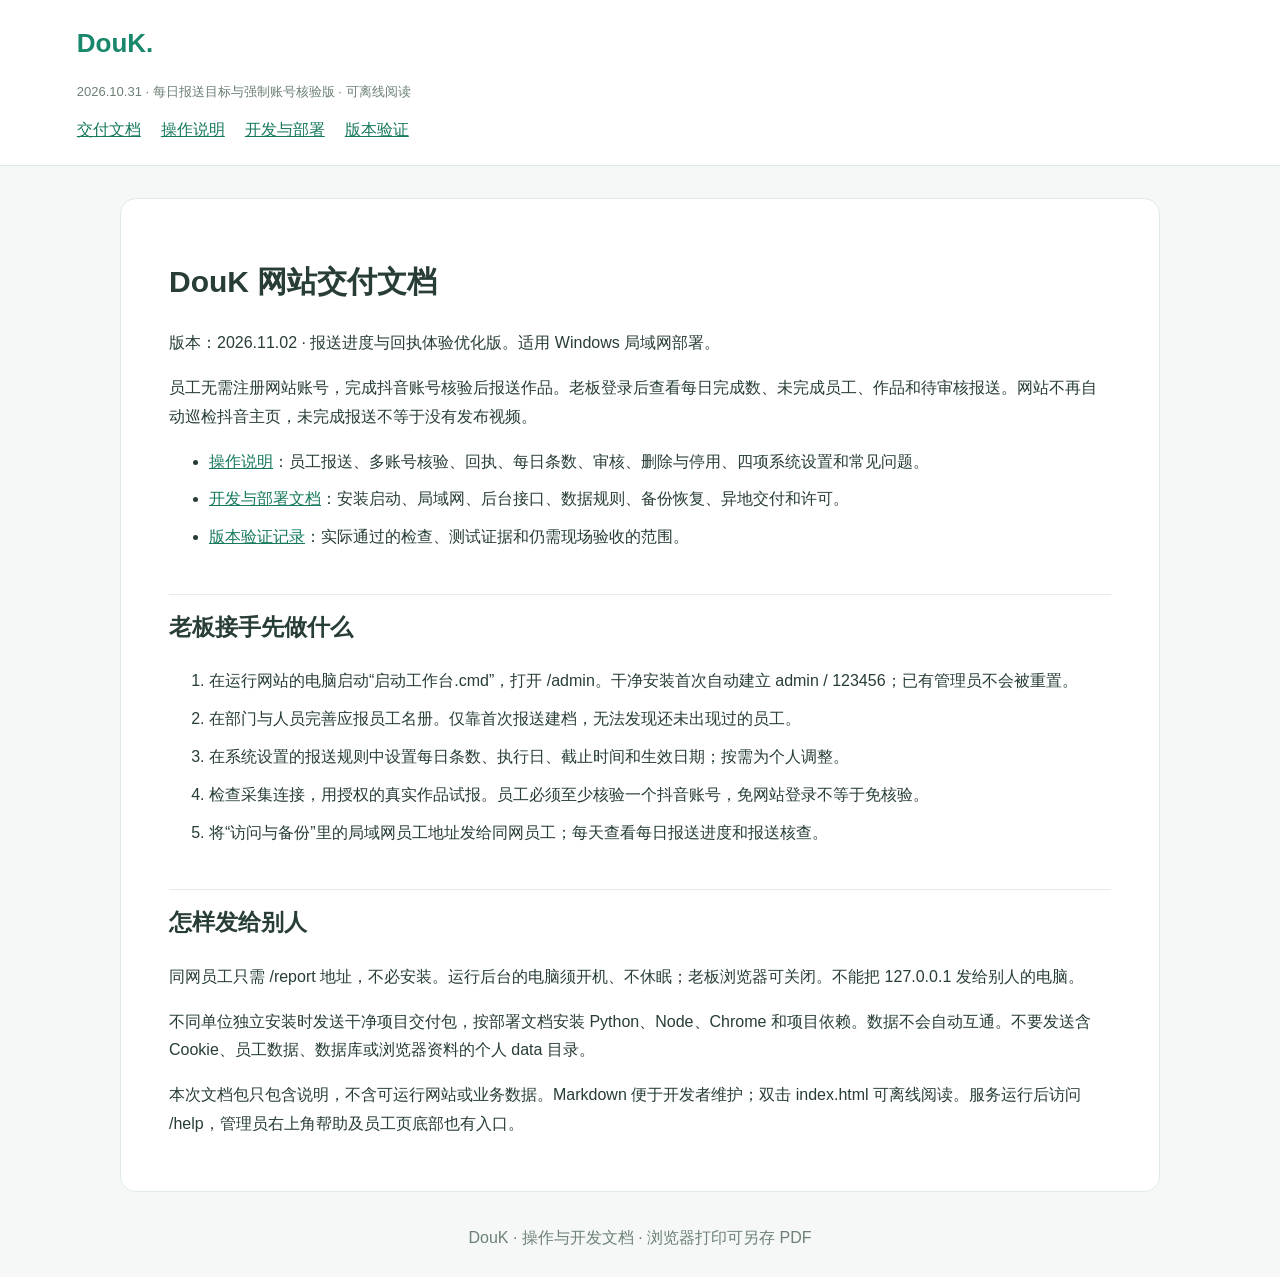
<file: DouK-Web/docs/index.html>
<!doctype html><html lang="zh-CN"><head><meta charset="utf-8"><meta name="viewport" content="width=device-width,initial-scale=1"><script>if(location.protocol!=="file:"&&location.pathname==="/help"){const b=document.createElement("base");b.href="/help/";document.head.appendChild(b)}</script><title>DouK · 交付文档</title><style>*{box-sizing:border-box}body{margin:0;background:#f5f8f6;color:#273d36;font:16px/1.8 "Microsoft YaHei",sans-serif}header{background:#fff;border-bottom:1px solid #dce8e1;padding:20px 6vw}header b{font-size:26px;color:#19876b}nav{display:flex;gap:20px;flex-wrap:wrap}a{color:#16795e}main{max-width:1040px;margin:32px auto;background:white;padding:36px 48px;border:1px solid #e1ebe5;border-radius:16px}h1{font-size:30px}h2{margin-top:42px;padding-top:12px;border-top:1px solid #e3ece6;font-size:23px}h3{margin-top:28px}pre{background:#edf4ef;border-radius:10px;padding:18px;overflow:auto;white-space:pre-wrap;word-break:break-word}code{font:14px/1.7 Consolas,monospace}li{margin:9px 0}p{overflow-wrap:anywhere}.meta{color:#6d8176;font-size:13px}footer{max-width:1040px;margin:24px auto;color:#6d8176;text-align:center}@media(max-width:650px){main{margin:12px;padding:22px}h1{font-size:25px}}@media print{body{background:white}header{display:none}main{border:0;margin:0;padding:0;max-width:none}h2{break-after:avoid}pre{break-inside:avoid}a{color:inherit}}</style></head><body><header><b>DouK.</b><p class="meta">2026.10.31 · 每日报送目标与强制账号核验版 · 可离线阅读</p><nav><a href="index.html">交付文档</a><a href="usage.html">操作说明</a><a href="developer.html">开发与部署</a><a href="verification.html">版本验证</a></nav></header><main><h1>DouK 网站交付文档</h1>
<p>版本：2026.11.02 · 报送进度与回执体验优化版。适用 Windows 局域网部署。</p>
<p>员工无需注册网站账号，完成抖音账号核验后报送作品。老板登录后查看每日完成数、未完成员工、作品和待审核报送。网站不再自动巡检抖音主页，未完成报送不等于没有发布视频。</p>
<ul>
<li><a href="usage.html">操作说明</a>：员工报送、多账号核验、回执、每日条数、审核、删除与停用、四项系统设置和常见问题。</li>
<li><a href="developer.html">开发与部署文档</a>：安装启动、局域网、后台接口、数据规则、备份恢复、异地交付和许可。</li>
<li><a href="verification.html">版本验证记录</a>：实际通过的检查、测试证据和仍需现场验收的范围。</li>
</ul>
<h2>老板接手先做什么</h2>
<ol>
<li>在运行网站的电脑启动“启动工作台.cmd”，打开 /admin。干净安装首次自动建立 admin / 123456；已有管理员不会被重置。</li>
<li>在部门与人员完善应报员工名册。仅靠首次报送建档，无法发现还未出现过的员工。</li>
<li>在系统设置的报送规则中设置每日条数、执行日、截止时间和生效日期；按需为个人调整。</li>
<li>检查采集连接，用授权的真实作品试报。员工必须至少核验一个抖音账号，免网站登录不等于免核验。</li>
<li>将“访问与备份”里的局域网员工地址发给同网员工；每天查看每日报送进度和报送核查。</li>
</ol>
<h2>怎样发给别人</h2>
<p>同网员工只需 /report 地址，不必安装。运行后台的电脑须开机、不休眠；老板浏览器可关闭。不能把 127.0.0.1 发给别人的电脑。</p>
<p>不同单位独立安装时发送干净项目交付包，按部署文档安装 Python、Node、Chrome 和项目依赖。数据不会自动互通。不要发送含 Cookie、员工数据、数据库或浏览器资料的个人 data 目录。</p>
<p>本次文档包只包含说明，不含可运行网站或业务数据。Markdown 便于开发者维护；双击 index.html 可离线阅读。服务运行后访问 /help，管理员右上角帮助及员工页底部也有入口。</p></main><footer>DouK · 操作与开发文档 · 浏览器打印可另存 PDF</footer></body></html>
</file>
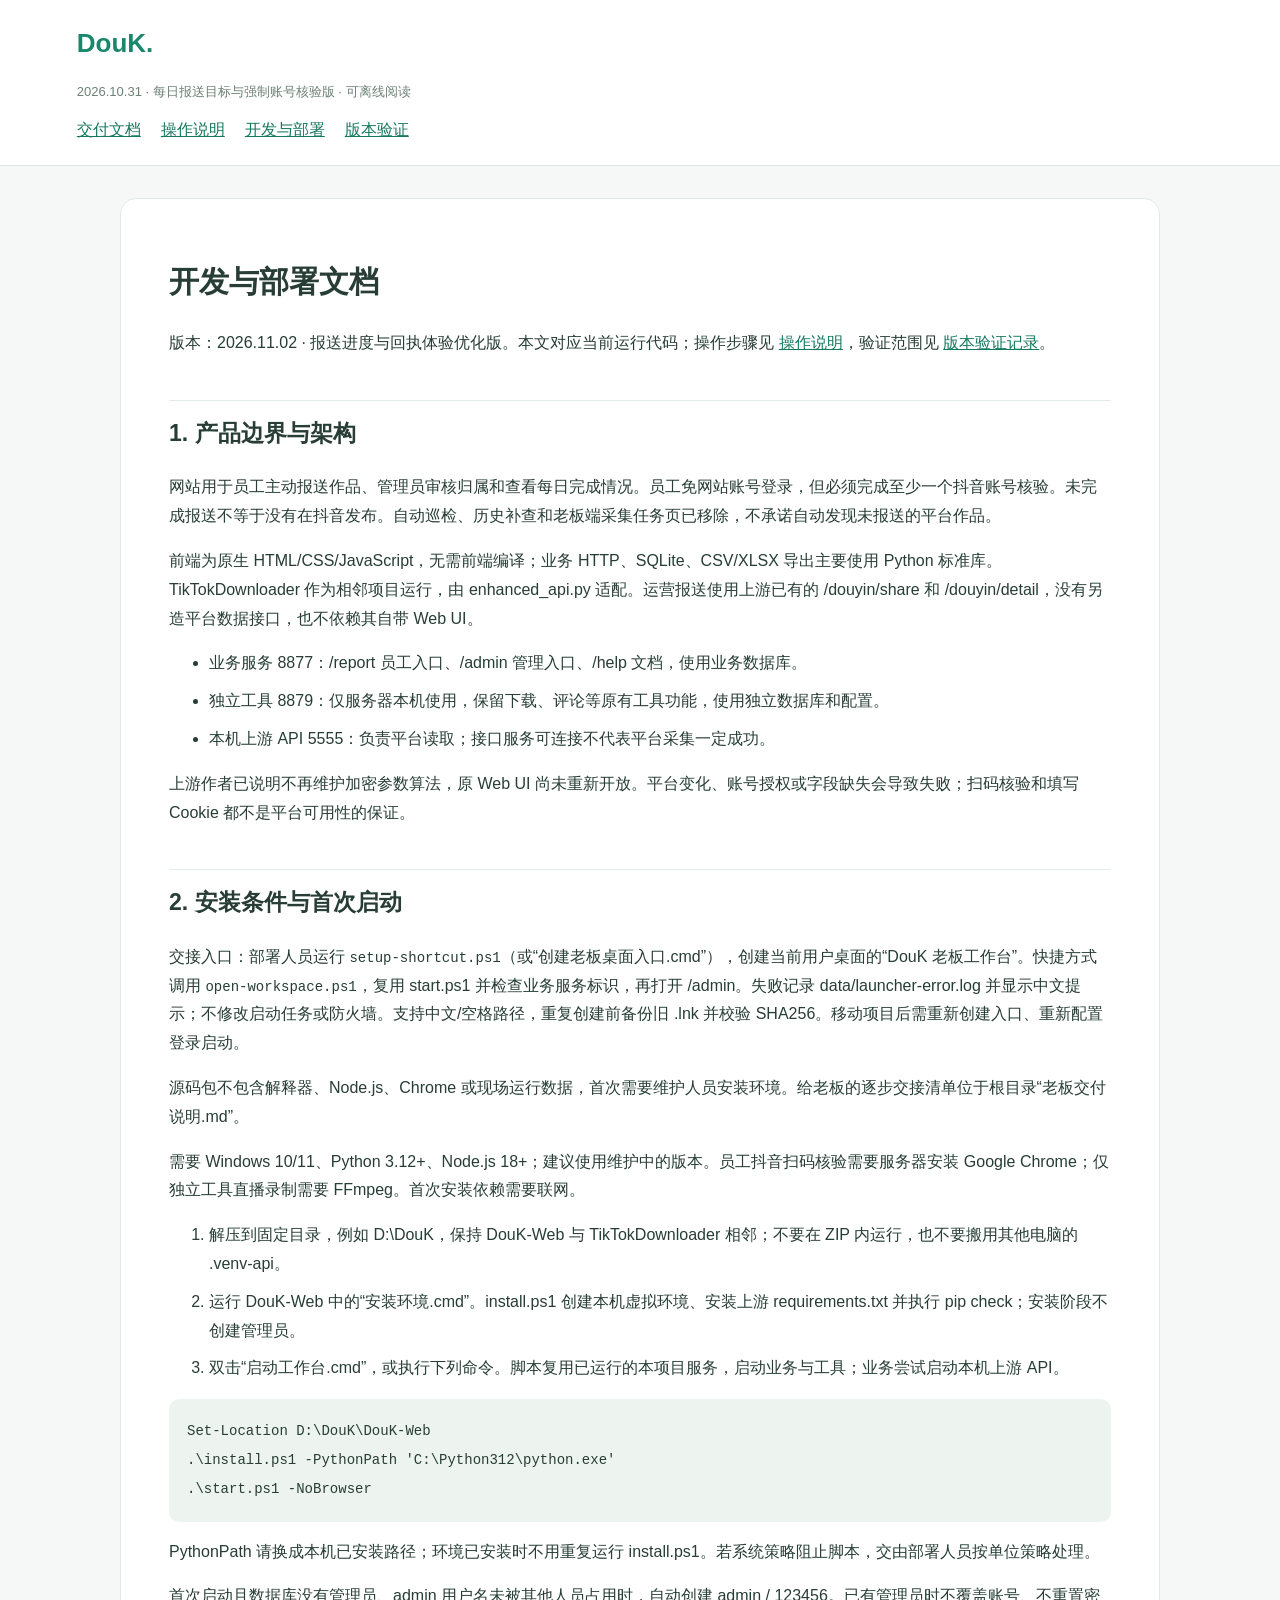
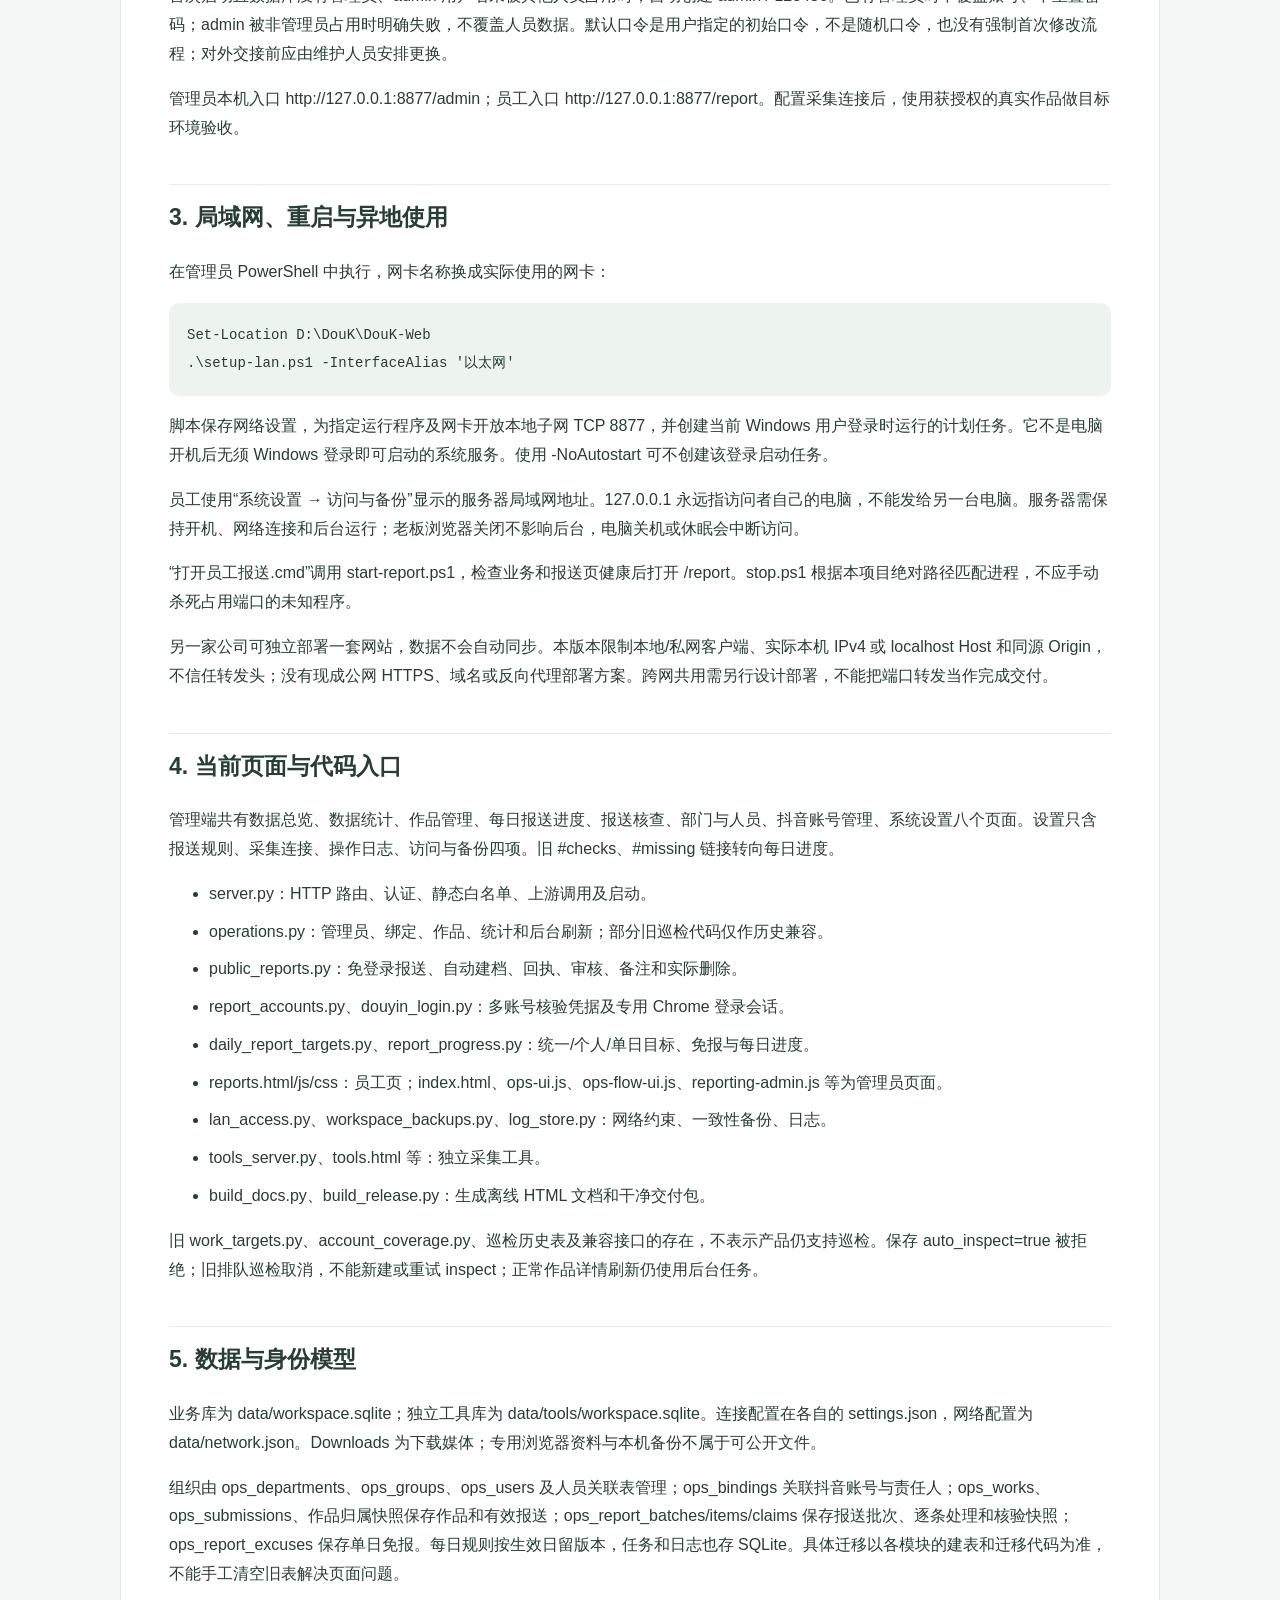
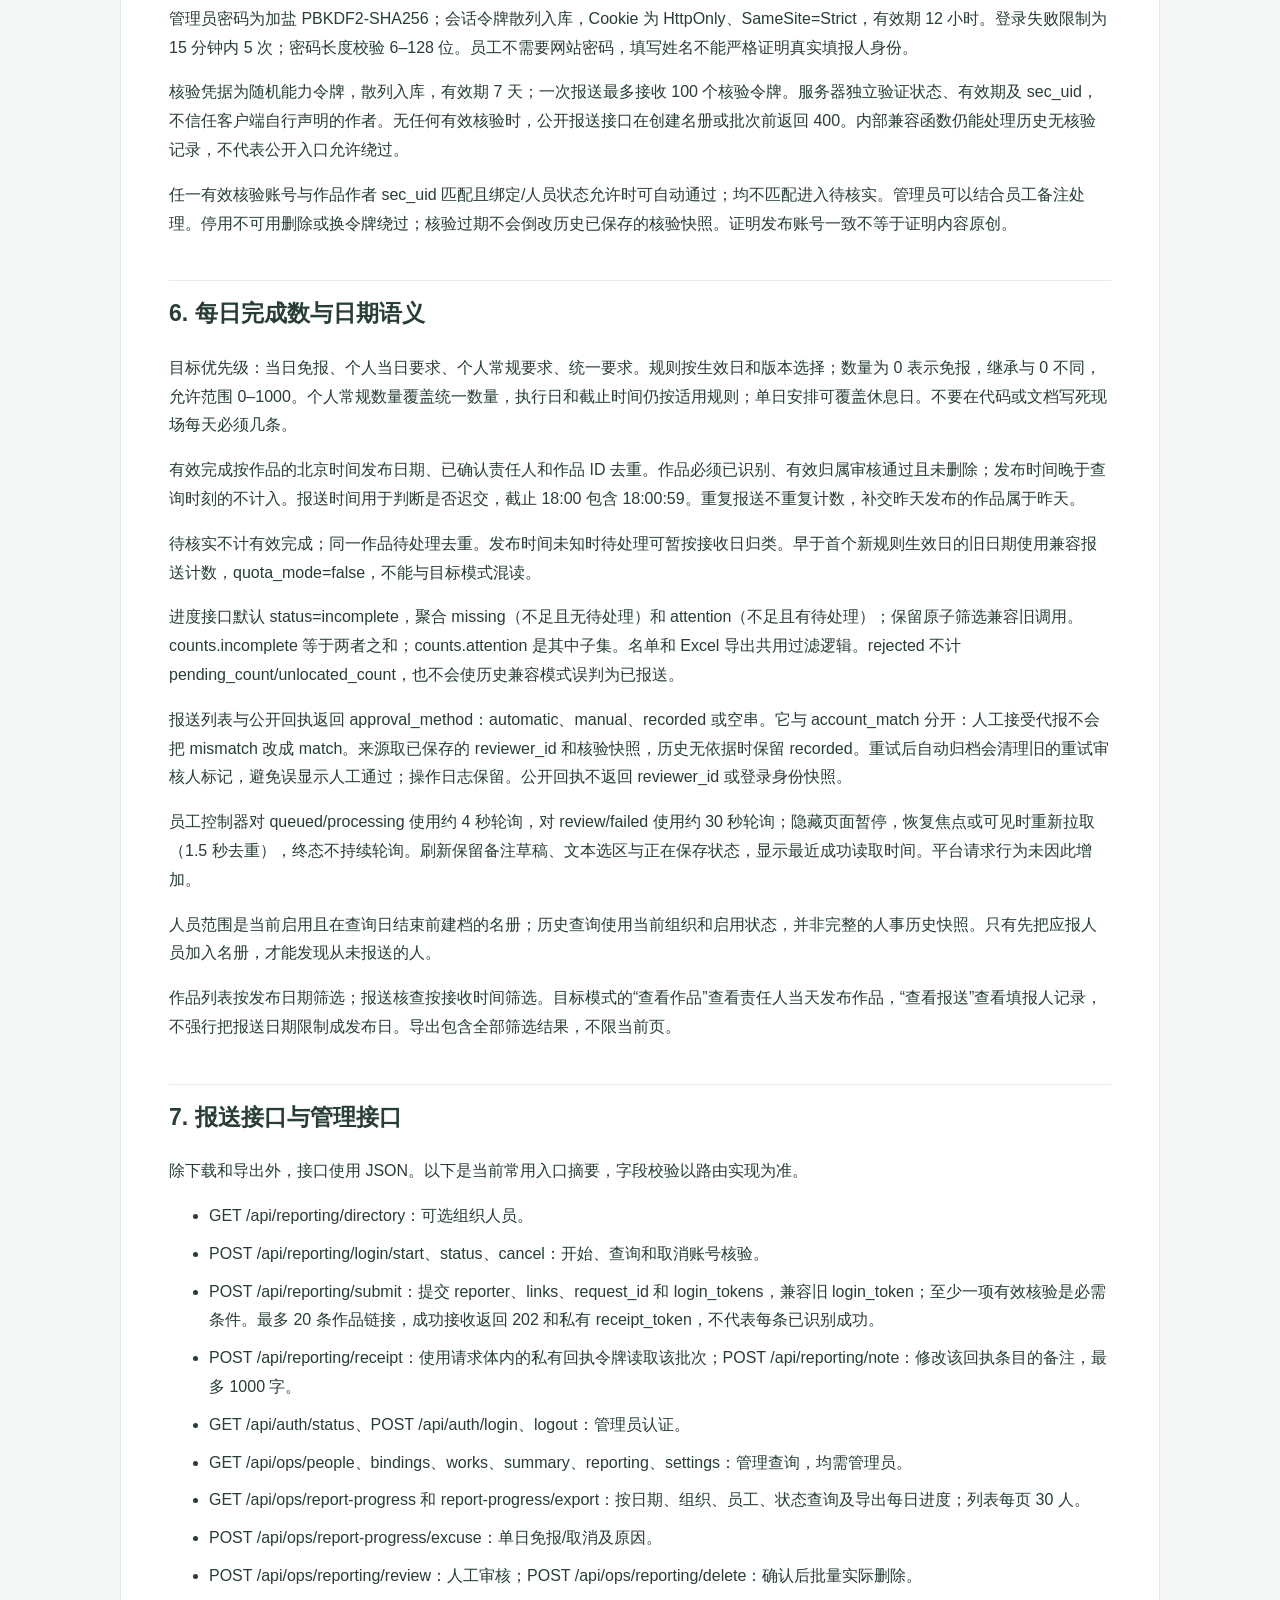
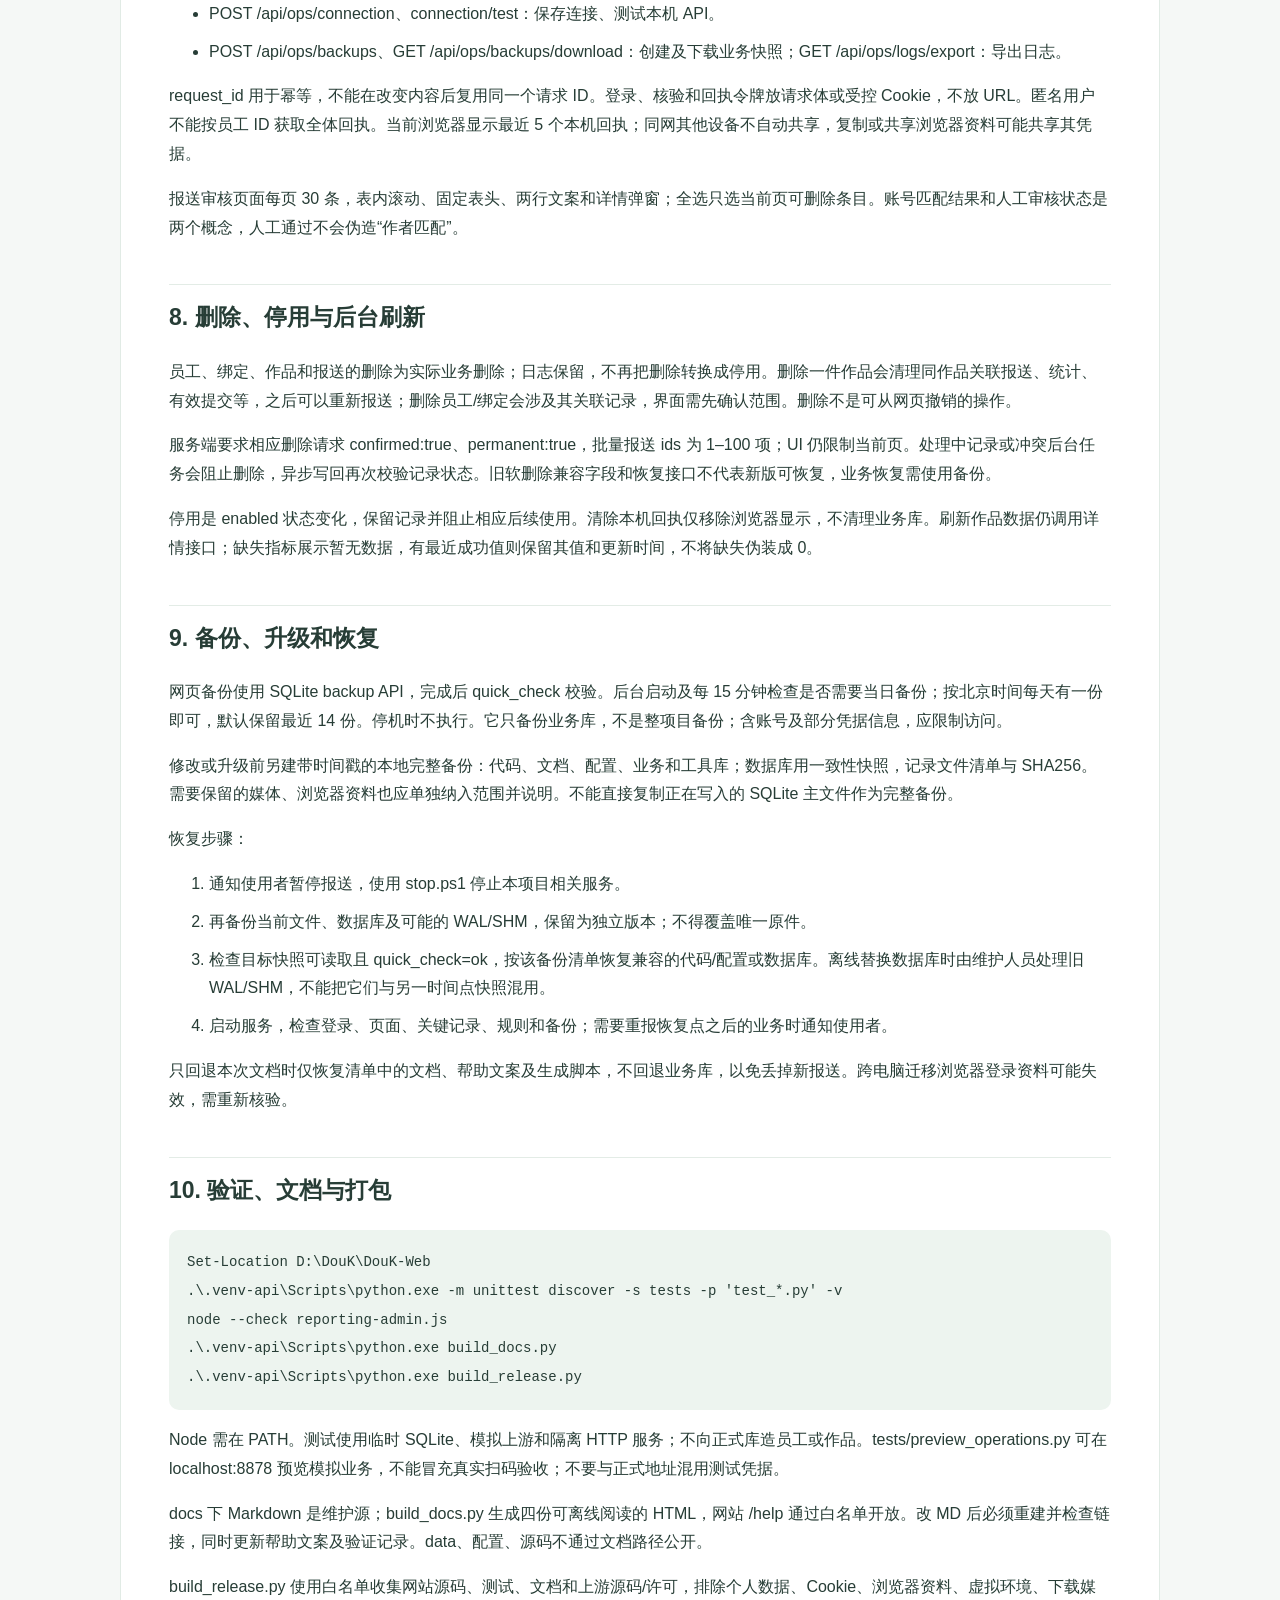
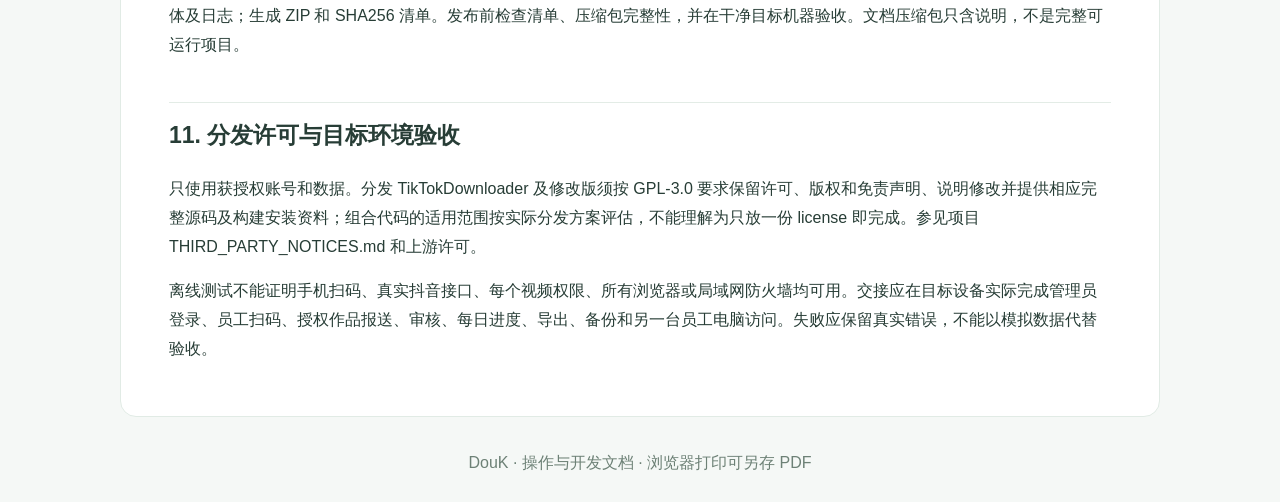
<file: DouK-Web/docs/developer.html>
<!doctype html><html lang="zh-CN"><head><meta charset="utf-8"><meta name="viewport" content="width=device-width,initial-scale=1"><script>if(location.protocol!=="file:"&&location.pathname==="/help"){const b=document.createElement("base");b.href="/help/";document.head.appendChild(b)}</script><title>DouK · 开发与部署</title><style>*{box-sizing:border-box}body{margin:0;background:#f5f8f6;color:#273d36;font:16px/1.8 "Microsoft YaHei",sans-serif}header{background:#fff;border-bottom:1px solid #dce8e1;padding:20px 6vw}header b{font-size:26px;color:#19876b}nav{display:flex;gap:20px;flex-wrap:wrap}a{color:#16795e}main{max-width:1040px;margin:32px auto;background:white;padding:36px 48px;border:1px solid #e1ebe5;border-radius:16px}h1{font-size:30px}h2{margin-top:42px;padding-top:12px;border-top:1px solid #e3ece6;font-size:23px}h3{margin-top:28px}pre{background:#edf4ef;border-radius:10px;padding:18px;overflow:auto;white-space:pre-wrap;word-break:break-word}code{font:14px/1.7 Consolas,monospace}li{margin:9px 0}p{overflow-wrap:anywhere}.meta{color:#6d8176;font-size:13px}footer{max-width:1040px;margin:24px auto;color:#6d8176;text-align:center}@media(max-width:650px){main{margin:12px;padding:22px}h1{font-size:25px}}@media print{body{background:white}header{display:none}main{border:0;margin:0;padding:0;max-width:none}h2{break-after:avoid}pre{break-inside:avoid}a{color:inherit}}</style></head><body><header><b>DouK.</b><p class="meta">2026.10.31 · 每日报送目标与强制账号核验版 · 可离线阅读</p><nav><a href="index.html">交付文档</a><a href="usage.html">操作说明</a><a href="developer.html">开发与部署</a><a href="verification.html">版本验证</a></nav></header><main><h1>开发与部署文档</h1>
<p>版本：2026.11.02 · 报送进度与回执体验优化版。本文对应当前运行代码；操作步骤见 <a href="usage.html">操作说明</a>，验证范围见 <a href="verification.html">版本验证记录</a>。</p>
<h2>1. 产品边界与架构</h2>
<p>网站用于员工主动报送作品、管理员审核归属和查看每日完成情况。员工免网站账号登录，但必须完成至少一个抖音账号核验。未完成报送不等于没有在抖音发布。自动巡检、历史补查和老板端采集任务页已移除，不承诺自动发现未报送的平台作品。</p>
<p>前端为原生 HTML/CSS/JavaScript，无需前端编译；业务 HTTP、SQLite、CSV/XLSX 导出主要使用 Python 标准库。TikTokDownloader 作为相邻项目运行，由 enhanced_api.py 适配。运营报送使用上游已有的 /douyin/share 和 /douyin/detail，没有另造平台数据接口，也不依赖其自带 Web UI。</p>
<ul>
<li>业务服务 8877：/report 员工入口、/admin 管理入口、/help 文档，使用业务数据库。</li>
<li>独立工具 8879：仅服务器本机使用，保留下载、评论等原有工具功能，使用独立数据库和配置。</li>
<li>本机上游 API 5555：负责平台读取；接口服务可连接不代表平台采集一定成功。</li>
</ul>
<p>上游作者已说明不再维护加密参数算法，原 Web UI 尚未重新开放。平台变化、账号授权或字段缺失会导致失败；扫码核验和填写 Cookie 都不是平台可用性的保证。</p>
<h2>2. 安装条件与首次启动</h2>
<p>交接入口：部署人员运行 <code>setup-shortcut.ps1</code>（或“创建老板桌面入口.cmd”），创建当前用户桌面的“DouK 老板工作台”。快捷方式调用 <code>open-workspace.ps1</code>，复用 start.ps1 并检查业务服务标识，再打开 /admin。失败记录 data/launcher-error.log 并显示中文提示；不修改启动任务或防火墙。支持中文/空格路径，重复创建前备份旧 .lnk 并校验 SHA256。移动项目后需重新创建入口、重新配置登录启动。</p>
<p>源码包不包含解释器、Node.js、Chrome 或现场运行数据，首次需要维护人员安装环境。给老板的逐步交接清单位于根目录“老板交付说明.md”。</p>
<p>需要 Windows 10/11、Python 3.12+、Node.js 18+；建议使用维护中的版本。员工抖音扫码核验需要服务器安装 Google Chrome；仅独立工具直播录制需要 FFmpeg。首次安装依赖需要联网。</p>
<ol>
<li>解压到固定目录，例如 D:\DouK，保持 DouK-Web 与 TikTokDownloader 相邻；不要在 ZIP 内运行，也不要搬用其他电脑的 .venv-api。</li>
<li>运行 DouK-Web 中的“安装环境.cmd”。install.ps1 创建本机虚拟环境、安装上游 requirements.txt 并执行 pip check；安装阶段不创建管理员。</li>
<li>双击“启动工作台.cmd”，或执行下列命令。脚本复用已运行的本项目服务，启动业务与工具；业务尝试启动本机上游 API。</li>
</ol>
<pre><code>Set-Location D:\DouK\DouK-Web
.\install.ps1 -PythonPath &#x27;C:\Python312\python.exe&#x27;
.\start.ps1 -NoBrowser</code></pre>
<p>PythonPath 请换成本机已安装路径；环境已安装时不用重复运行 install.ps1。若系统策略阻止脚本，交由部署人员按单位策略处理。</p>
<p>首次启动且数据库没有管理员、admin 用户名未被其他人员占用时，自动创建 admin / 123456。已有管理员时不覆盖账号、不重置密码；admin 被非管理员占用时明确失败，不覆盖人员数据。默认口令是用户指定的初始口令，不是随机口令，也没有强制首次修改流程；对外交接前应由维护人员安排更换。</p>
<p>管理员本机入口 http://127.0.0.1:8877/admin；员工入口 http://127.0.0.1:8877/report。配置采集连接后，使用获授权的真实作品做目标环境验收。</p>
<h2>3. 局域网、重启与异地使用</h2>
<p>在管理员 PowerShell 中执行，网卡名称换成实际使用的网卡：</p>
<pre><code>Set-Location D:\DouK\DouK-Web
.\setup-lan.ps1 -InterfaceAlias &#x27;以太网&#x27;</code></pre>
<p>脚本保存网络设置，为指定运行程序及网卡开放本地子网 TCP 8877，并创建当前 Windows 用户登录时运行的计划任务。它不是电脑开机后无须 Windows 登录即可启动的系统服务。使用 -NoAutostart 可不创建该登录启动任务。</p>
<p>员工使用“系统设置 → 访问与备份”显示的服务器局域网地址。127.0.0.1 永远指访问者自己的电脑，不能发给另一台电脑。服务器需保持开机、网络连接和后台运行；老板浏览器关闭不影响后台，电脑关机或休眠会中断访问。</p>
<p>“打开员工报送.cmd”调用 start-report.ps1，检查业务和报送页健康后打开 /report。stop.ps1 根据本项目绝对路径匹配进程，不应手动杀死占用端口的未知程序。</p>
<p>另一家公司可独立部署一套网站，数据不会自动同步。本版本限制本地/私网客户端、实际本机 IPv4 或 localhost Host 和同源 Origin，不信任转发头；没有现成公网 HTTPS、域名或反向代理部署方案。跨网共用需另行设计部署，不能把端口转发当作完成交付。</p>
<h2>4. 当前页面与代码入口</h2>
<p>管理端共有数据总览、数据统计、作品管理、每日报送进度、报送核查、部门与人员、抖音账号管理、系统设置八个页面。设置只含报送规则、采集连接、操作日志、访问与备份四项。旧 #checks、#missing 链接转向每日进度。</p>
<ul>
<li>server.py：HTTP 路由、认证、静态白名单、上游调用及启动。</li>
<li>operations.py：管理员、绑定、作品、统计和后台刷新；部分旧巡检代码仅作历史兼容。</li>
<li>public_reports.py：免登录报送、自动建档、回执、审核、备注和实际删除。</li>
<li>report_accounts.py、douyin_login.py：多账号核验凭据及专用 Chrome 登录会话。</li>
<li>daily_report_targets.py、report_progress.py：统一/个人/单日目标、免报与每日进度。</li>
<li>reports.html/js/css：员工页；index.html、ops-ui.js、ops-flow-ui.js、reporting-admin.js 等为管理员页面。</li>
<li>lan_access.py、workspace_backups.py、log_store.py：网络约束、一致性备份、日志。</li>
<li>tools_server.py、tools.html 等：独立采集工具。</li>
<li>build_docs.py、build_release.py：生成离线 HTML 文档和干净交付包。</li>
</ul>
<p>旧 work_targets.py、account_coverage.py、巡检历史表及兼容接口的存在，不表示产品仍支持巡检。保存 auto_inspect=true 被拒绝；旧排队巡检取消，不能新建或重试 inspect；正常作品详情刷新仍使用后台任务。</p>
<h2>5. 数据与身份模型</h2>
<p>业务库为 data/workspace.sqlite；独立工具库为 data/tools/workspace.sqlite。连接配置在各自的 settings.json，网络配置为 data/network.json。Downloads 为下载媒体；专用浏览器资料与本机备份不属于可公开文件。</p>
<p>组织由 ops_departments、ops_groups、ops_users 及人员关联表管理；ops_bindings 关联抖音账号与责任人；ops_works、ops_submissions、作品归属快照保存作品和有效报送；ops_report_batches/items/claims 保存报送批次、逐条处理和核验快照；ops_report_excuses 保存单日免报。每日规则按生效日留版本，任务和日志也存 SQLite。具体迁移以各模块的建表和迁移代码为准，不能手工清空旧表解决页面问题。</p>
<p>管理员密码为加盐 PBKDF2-SHA256；会话令牌散列入库，Cookie 为 HttpOnly、SameSite=Strict，有效期 12 小时。登录失败限制为 15 分钟内 5 次；密码长度校验 6–128 位。员工不需要网站密码，填写姓名不能严格证明真实填报人身份。</p>
<p>核验凭据为随机能力令牌，散列入库，有效期 7 天；一次报送最多接收 100 个核验令牌。服务器独立验证状态、有效期及 sec_uid，不信任客户端自行声明的作者。无任何有效核验时，公开报送接口在创建名册或批次前返回 400。内部兼容函数仍能处理历史无核验记录，不代表公开入口允许绕过。</p>
<p>任一有效核验账号与作品作者 sec_uid 匹配且绑定/人员状态允许时可自动通过；均不匹配进入待核实。管理员可以结合员工备注处理。停用不可用删除或换令牌绕过；核验过期不会倒改历史已保存的核验快照。证明发布账号一致不等于证明内容原创。</p>
<h2>6. 每日完成数与日期语义</h2>
<p>目标优先级：当日免报、个人当日要求、个人常规要求、统一要求。规则按生效日和版本选择；数量为 0 表示免报，继承与 0 不同，允许范围 0–1000。个人常规数量覆盖统一数量，执行日和截止时间仍按适用规则；单日安排可覆盖休息日。不要在代码或文档写死现场每天必须几条。</p>
<p>有效完成按作品的北京时间发布日期、已确认责任人和作品 ID 去重。作品必须已识别、有效归属审核通过且未删除；发布时间晚于查询时刻的不计入。报送时间用于判断是否迟交，截止 18:00 包含 18:00:59。重复报送不重复计数，补交昨天发布的作品属于昨天。</p>
<p>待核实不计有效完成；同一作品待处理去重。发布时间未知时待处理可暂按接收日归类。早于首个新规则生效日的旧日期使用兼容报送计数，quota_mode=false，不能与目标模式混读。</p>
<p>进度接口默认 status=incomplete，聚合 missing（不足且无待处理）和 attention（不足且有待处理）；保留原子筛选兼容旧调用。counts.incomplete 等于两者之和；counts.attention 是其中子集。名单和 Excel 导出共用过滤逻辑。rejected 不计 pending_count/unlocated_count，也不会使历史兼容模式误判为已报送。</p>
<p>报送列表与公开回执返回 approval_method：automatic、manual、recorded 或空串。它与 account_match 分开：人工接受代报不会把 mismatch 改成 match。来源取已保存的 reviewer_id 和核验快照，历史无依据时保留 recorded。重试后自动归档会清理旧的重试审核人标记，避免误显示人工通过；操作日志保留。公开回执不返回 reviewer_id 或登录身份快照。</p>
<p>员工控制器对 queued/processing 使用约 4 秒轮询，对 review/failed 使用约 30 秒轮询；隐藏页面暂停，恢复焦点或可见时重新拉取（1.5 秒去重），终态不持续轮询。刷新保留备注草稿、文本选区与正在保存状态，显示最近成功读取时间。平台请求行为未因此增加。</p>
<p>人员范围是当前启用且在查询日结束前建档的名册；历史查询使用当前组织和启用状态，并非完整的人事历史快照。只有先把应报人员加入名册，才能发现从未报送的人。</p>
<p>作品列表按发布日期筛选；报送核查按接收时间筛选。目标模式的“查看作品”查看责任人当天发布作品，“查看报送”查看填报人记录，不强行把报送日期限制成发布日。导出包含全部筛选结果，不限当前页。</p>
<h2>7. 报送接口与管理接口</h2>
<p>除下载和导出外，接口使用 JSON。以下是当前常用入口摘要，字段校验以路由实现为准。</p>
<ul>
<li>GET /api/reporting/directory：可选组织人员。</li>
<li>POST /api/reporting/login/start、status、cancel：开始、查询和取消账号核验。</li>
<li>POST /api/reporting/submit：提交 reporter、links、request_id 和 login_tokens，兼容旧 login_token；至少一项有效核验是必需条件。最多 20 条作品链接，成功接收返回 202 和私有 receipt_token，不代表每条已识别成功。</li>
<li>POST /api/reporting/receipt：使用请求体内的私有回执令牌读取该批次；POST /api/reporting/note：修改该回执条目的备注，最多 1000 字。</li>
<li>GET /api/auth/status、POST /api/auth/login、logout：管理员认证。</li>
<li>GET /api/ops/people、bindings、works、summary、reporting、settings：管理查询，均需管理员。</li>
<li>GET /api/ops/report-progress 和 report-progress/export：按日期、组织、员工、状态查询及导出每日进度；列表每页 30 人。</li>
<li>POST /api/ops/report-progress/excuse：单日免报/取消及原因。</li>
<li>POST /api/ops/reporting/review：人工审核；POST /api/ops/reporting/delete：确认后批量实际删除。</li>
<li>POST /api/ops/connection、connection/test：保存连接、测试本机 API。</li>
<li>POST /api/ops/backups、GET /api/ops/backups/download：创建及下载业务快照；GET /api/ops/logs/export：导出日志。</li>
</ul>
<p>request_id 用于幂等，不能在改变内容后复用同一个请求 ID。登录、核验和回执令牌放请求体或受控 Cookie，不放 URL。匿名用户不能按员工 ID 获取全体回执。当前浏览器显示最近 5 个本机回执；同网其他设备不自动共享，复制或共享浏览器资料可能共享其凭据。</p>
<p>报送审核页面每页 30 条，表内滚动、固定表头、两行文案和详情弹窗；全选只选当前页可删除条目。账号匹配结果和人工审核状态是两个概念，人工通过不会伪造“作者匹配”。</p>
<h2>8. 删除、停用与后台刷新</h2>
<p>员工、绑定、作品和报送的删除为实际业务删除；日志保留，不再把删除转换成停用。删除一件作品会清理同作品关联报送、统计、有效提交等，之后可以重新报送；删除员工/绑定会涉及其关联记录，界面需先确认范围。删除不是可从网页撤销的操作。</p>
<p>服务端要求相应删除请求 confirmed:true、permanent:true，批量报送 ids 为 1–100 项；UI 仍限制当前页。处理中记录或冲突后台任务会阻止删除，异步写回再次校验记录状态。旧软删除兼容字段和恢复接口不代表新版可恢复，业务恢复需使用备份。</p>
<p>停用是 enabled 状态变化，保留记录并阻止相应后续使用。清除本机回执仅移除浏览器显示，不清理业务库。刷新作品数据仍调用详情接口；缺失指标展示暂无数据，有最近成功值则保留其值和更新时间，不将缺失伪装成 0。</p>
<h2>9. 备份、升级和恢复</h2>
<p>网页备份使用 SQLite backup API，完成后 quick_check 校验。后台启动及每 15 分钟检查是否需要当日备份；按北京时间每天有一份即可，默认保留最近 14 份。停机时不执行。它只备份业务库，不是整项目备份；含账号及部分凭据信息，应限制访问。</p>
<p>修改或升级前另建带时间戳的本地完整备份：代码、文档、配置、业务和工具库；数据库用一致性快照，记录文件清单与 SHA256。需要保留的媒体、浏览器资料也应单独纳入范围并说明。不能直接复制正在写入的 SQLite 主文件作为完整备份。</p>
<p>恢复步骤：</p>
<ol>
<li>通知使用者暂停报送，使用 stop.ps1 停止本项目相关服务。</li>
<li>再备份当前文件、数据库及可能的 WAL/SHM，保留为独立版本；不得覆盖唯一原件。</li>
<li>检查目标快照可读取且 quick_check=ok，按该备份清单恢复兼容的代码/配置或数据库。离线替换数据库时由维护人员处理旧 WAL/SHM，不能把它们与另一时间点快照混用。</li>
<li>启动服务，检查登录、页面、关键记录、规则和备份；需要重报恢复点之后的业务时通知使用者。</li>
</ol>
<p>只回退本次文档时仅恢复清单中的文档、帮助文案及生成脚本，不回退业务库，以免丢掉新报送。跨电脑迁移浏览器登录资料可能失效，需重新核验。</p>
<h2>10. 验证、文档与打包</h2>
<pre><code>Set-Location D:\DouK\DouK-Web
.\.venv-api\Scripts\python.exe -m unittest discover -s tests -p &#x27;test_*.py&#x27; -v
node --check reporting-admin.js
.\.venv-api\Scripts\python.exe build_docs.py
.\.venv-api\Scripts\python.exe build_release.py</code></pre>
<p>Node 需在 PATH。测试使用临时 SQLite、模拟上游和隔离 HTTP 服务；不向正式库造员工或作品。tests/preview_operations.py 可在 localhost:8878 预览模拟业务，不能冒充真实扫码验收；不要与正式地址混用测试凭据。</p>
<p>docs 下 Markdown 是维护源；build_docs.py 生成四份可离线阅读的 HTML，网站 /help 通过白名单开放。改 MD 后必须重建并检查链接，同时更新帮助文案及验证记录。data、配置、源码不通过文档路径公开。</p>
<p>build_release.py 使用白名单收集网站源码、测试、文档和上游源码/许可，排除个人数据、Cookie、浏览器资料、虚拟环境、下载媒体及日志；生成 ZIP 和 SHA256 清单。发布前检查清单、压缩包完整性，并在干净目标机器验收。文档压缩包只含说明，不是完整可运行项目。</p>
<h2>11. 分发许可与目标环境验收</h2>
<p>只使用获授权账号和数据。分发 TikTokDownloader 及修改版须按 GPL-3.0 要求保留许可、版权和免责声明、说明修改并提供相应完整源码及构建安装资料；组合代码的适用范围按实际分发方案评估，不能理解为只放一份 license 即完成。参见项目 THIRD_PARTY_NOTICES.md 和上游许可。</p>
<p>离线测试不能证明手机扫码、真实抖音接口、每个视频权限、所有浏览器或局域网防火墙均可用。交接应在目标设备实际完成管理员登录、员工扫码、授权作品报送、审核、每日进度、导出、备份和另一台员工电脑访问。失败应保留真实错误，不能以模拟数据代替验收。</p></main><footer>DouK · 操作与开发文档 · 浏览器打印可另存 PDF</footer></body></html>
</file>
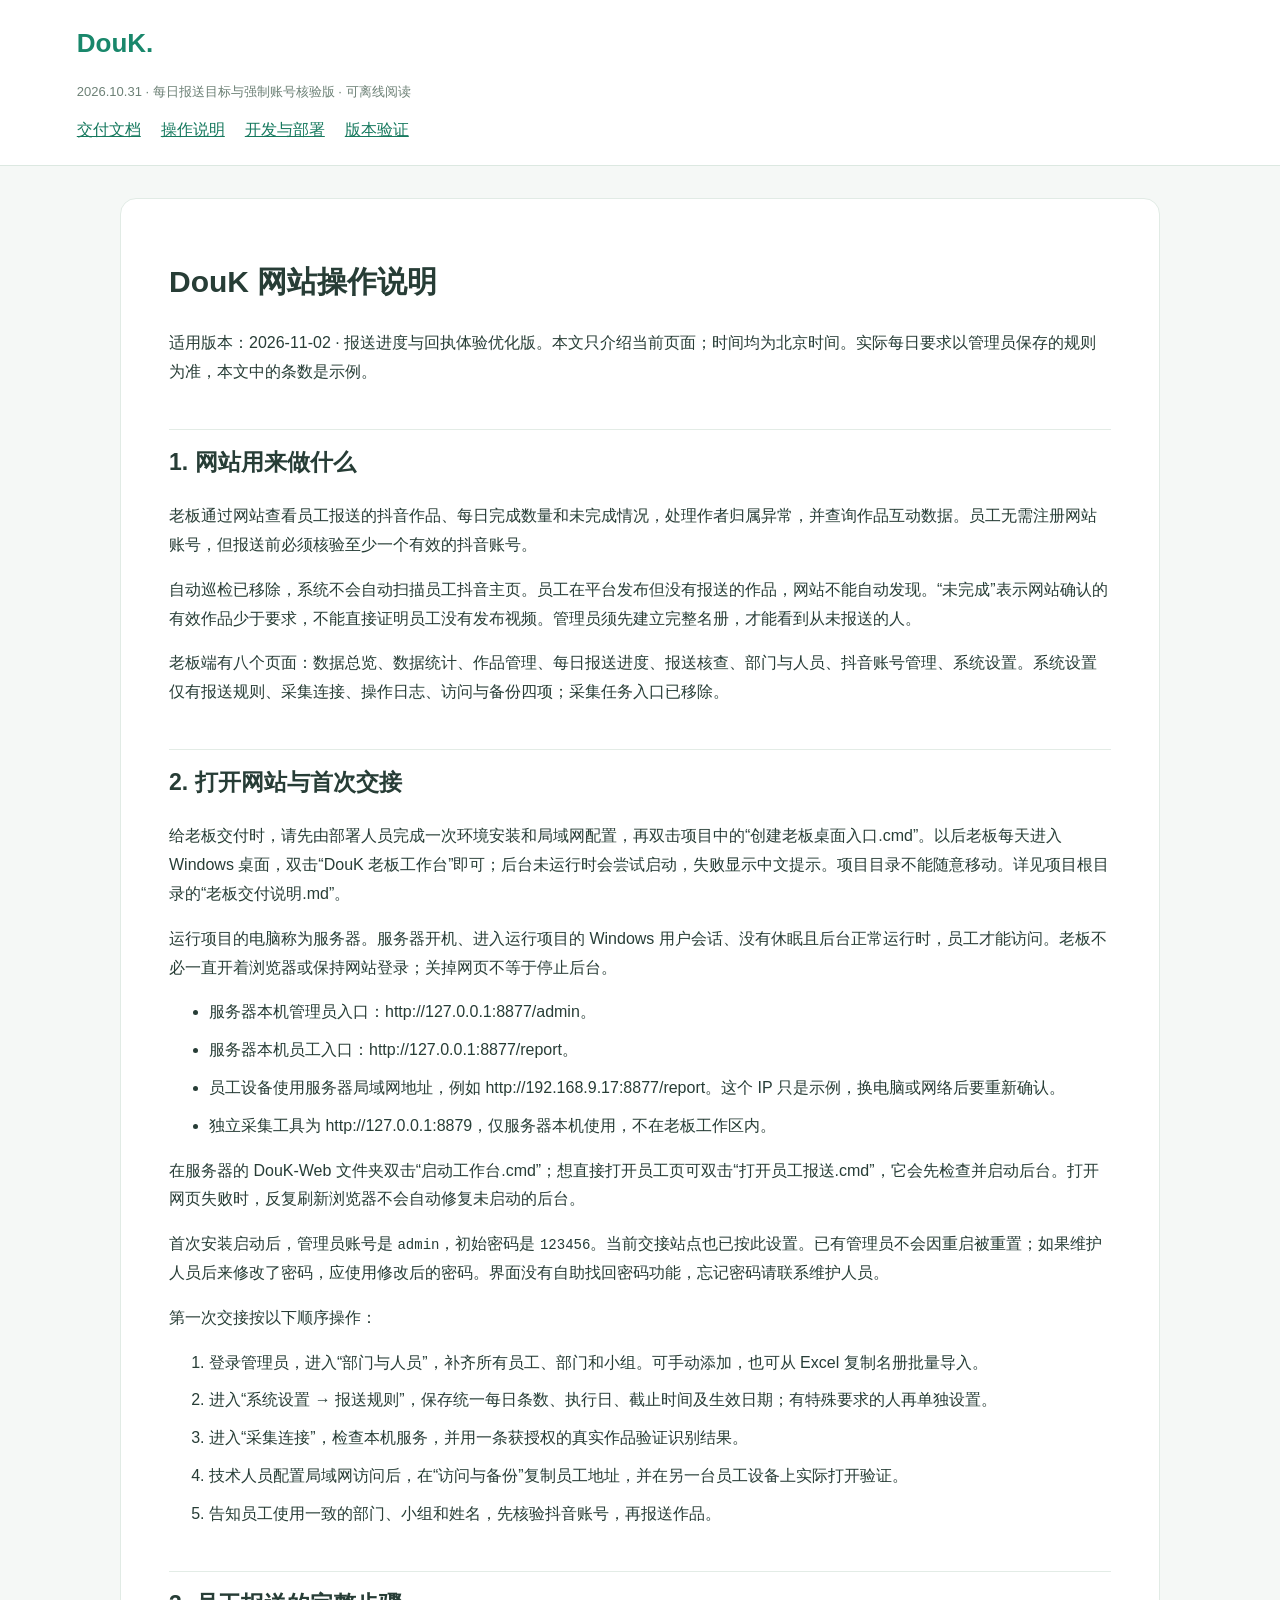
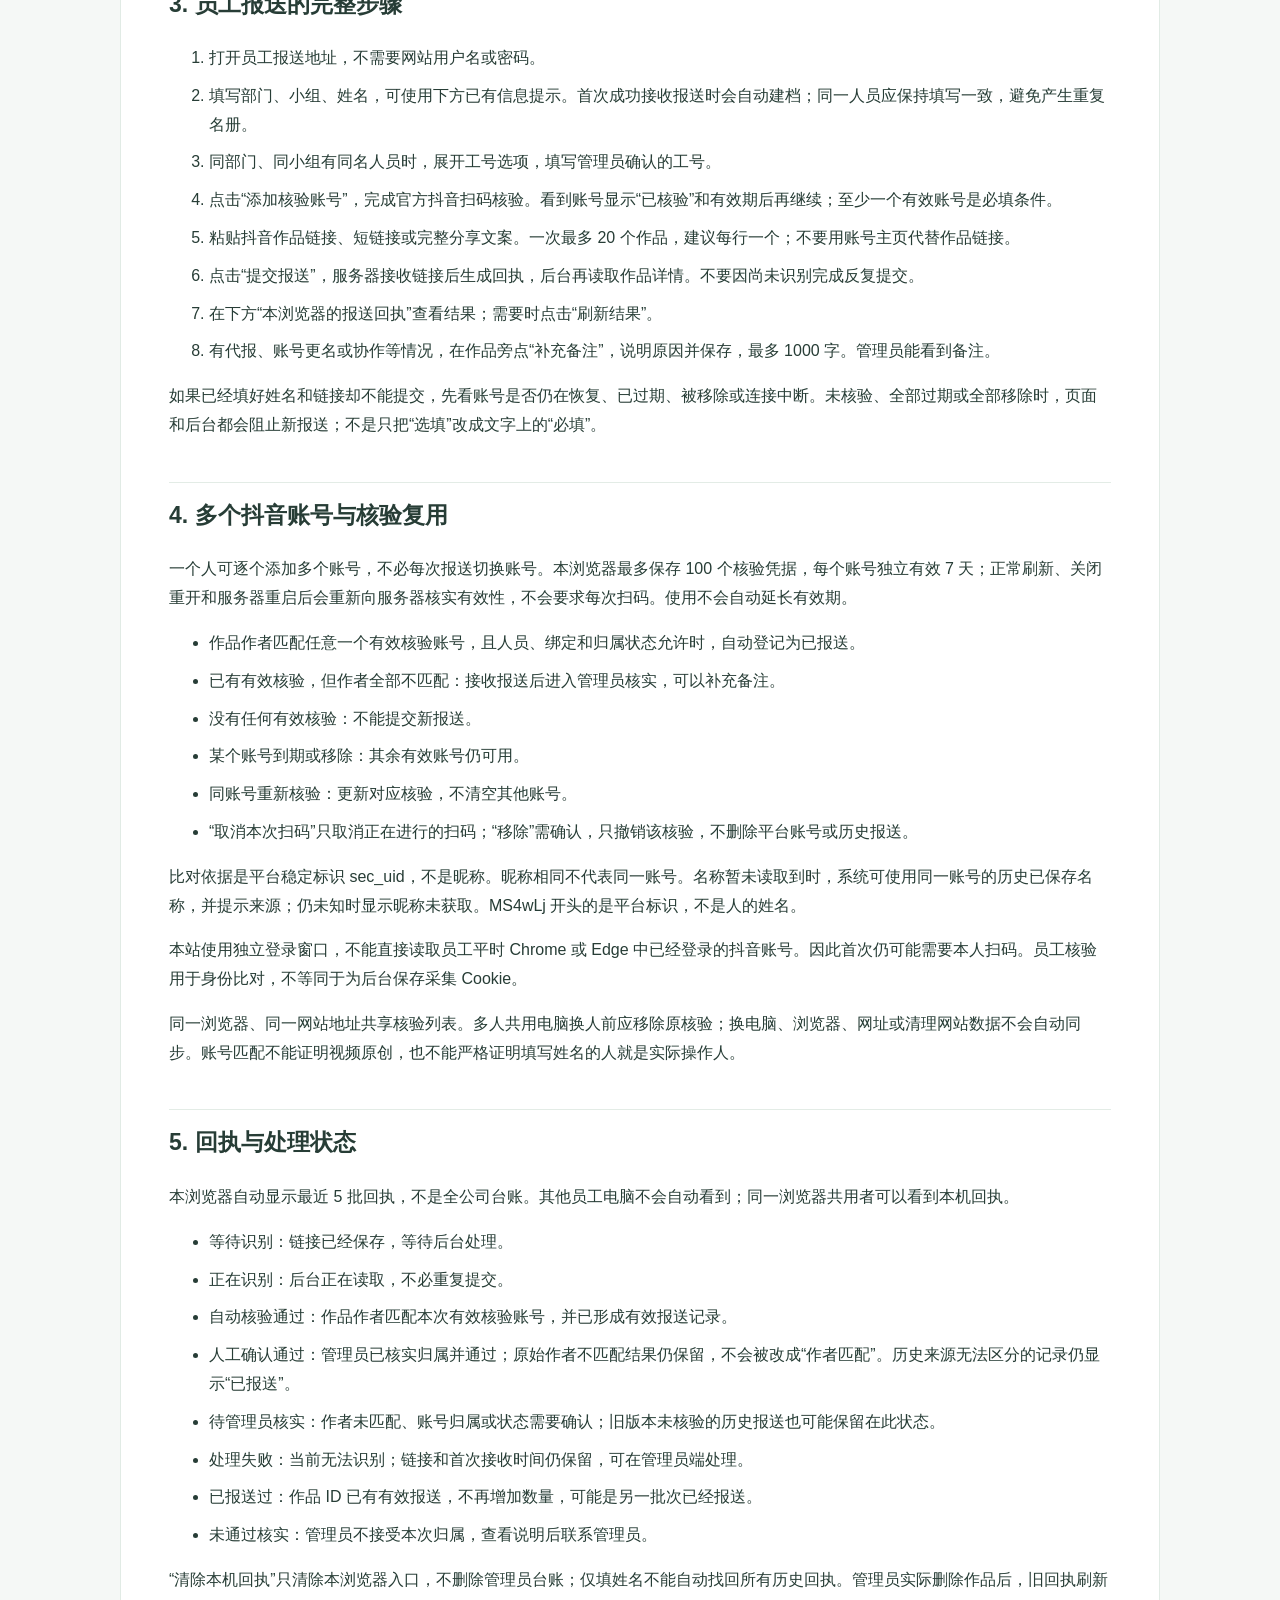
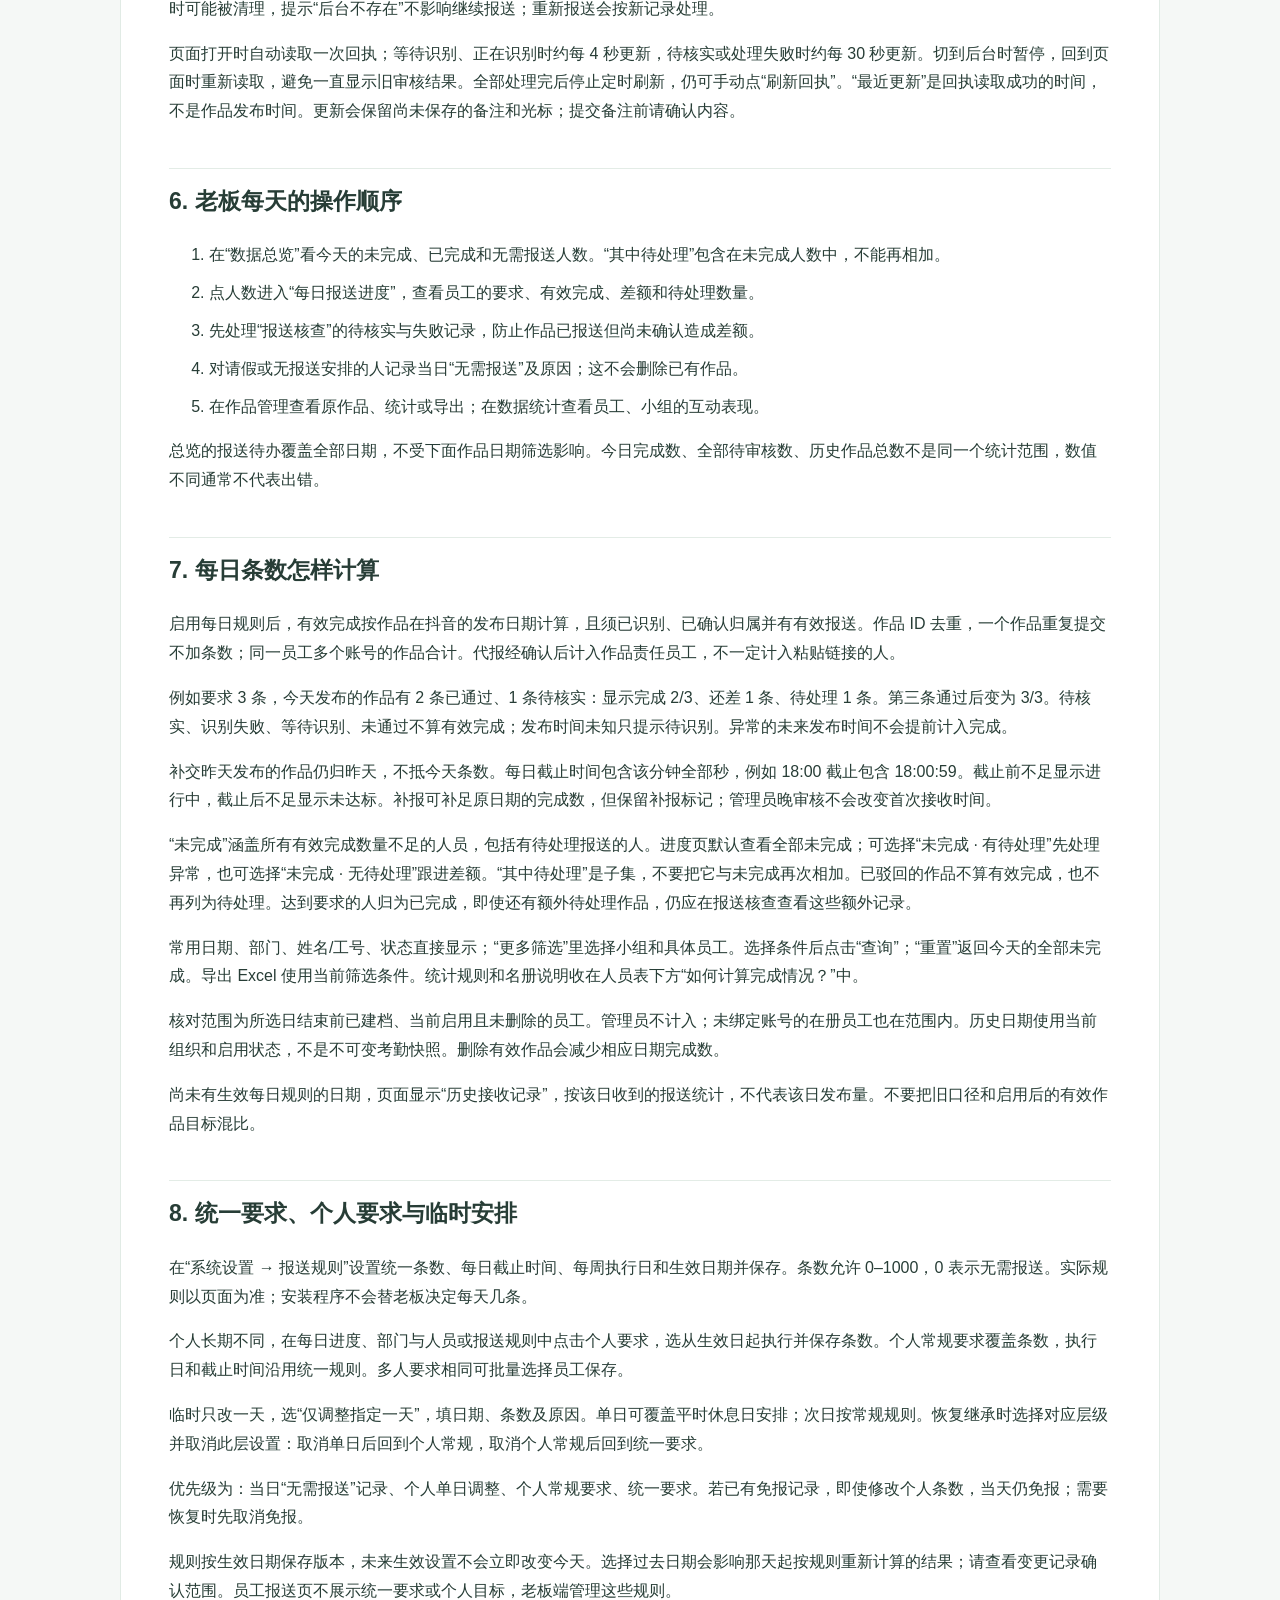
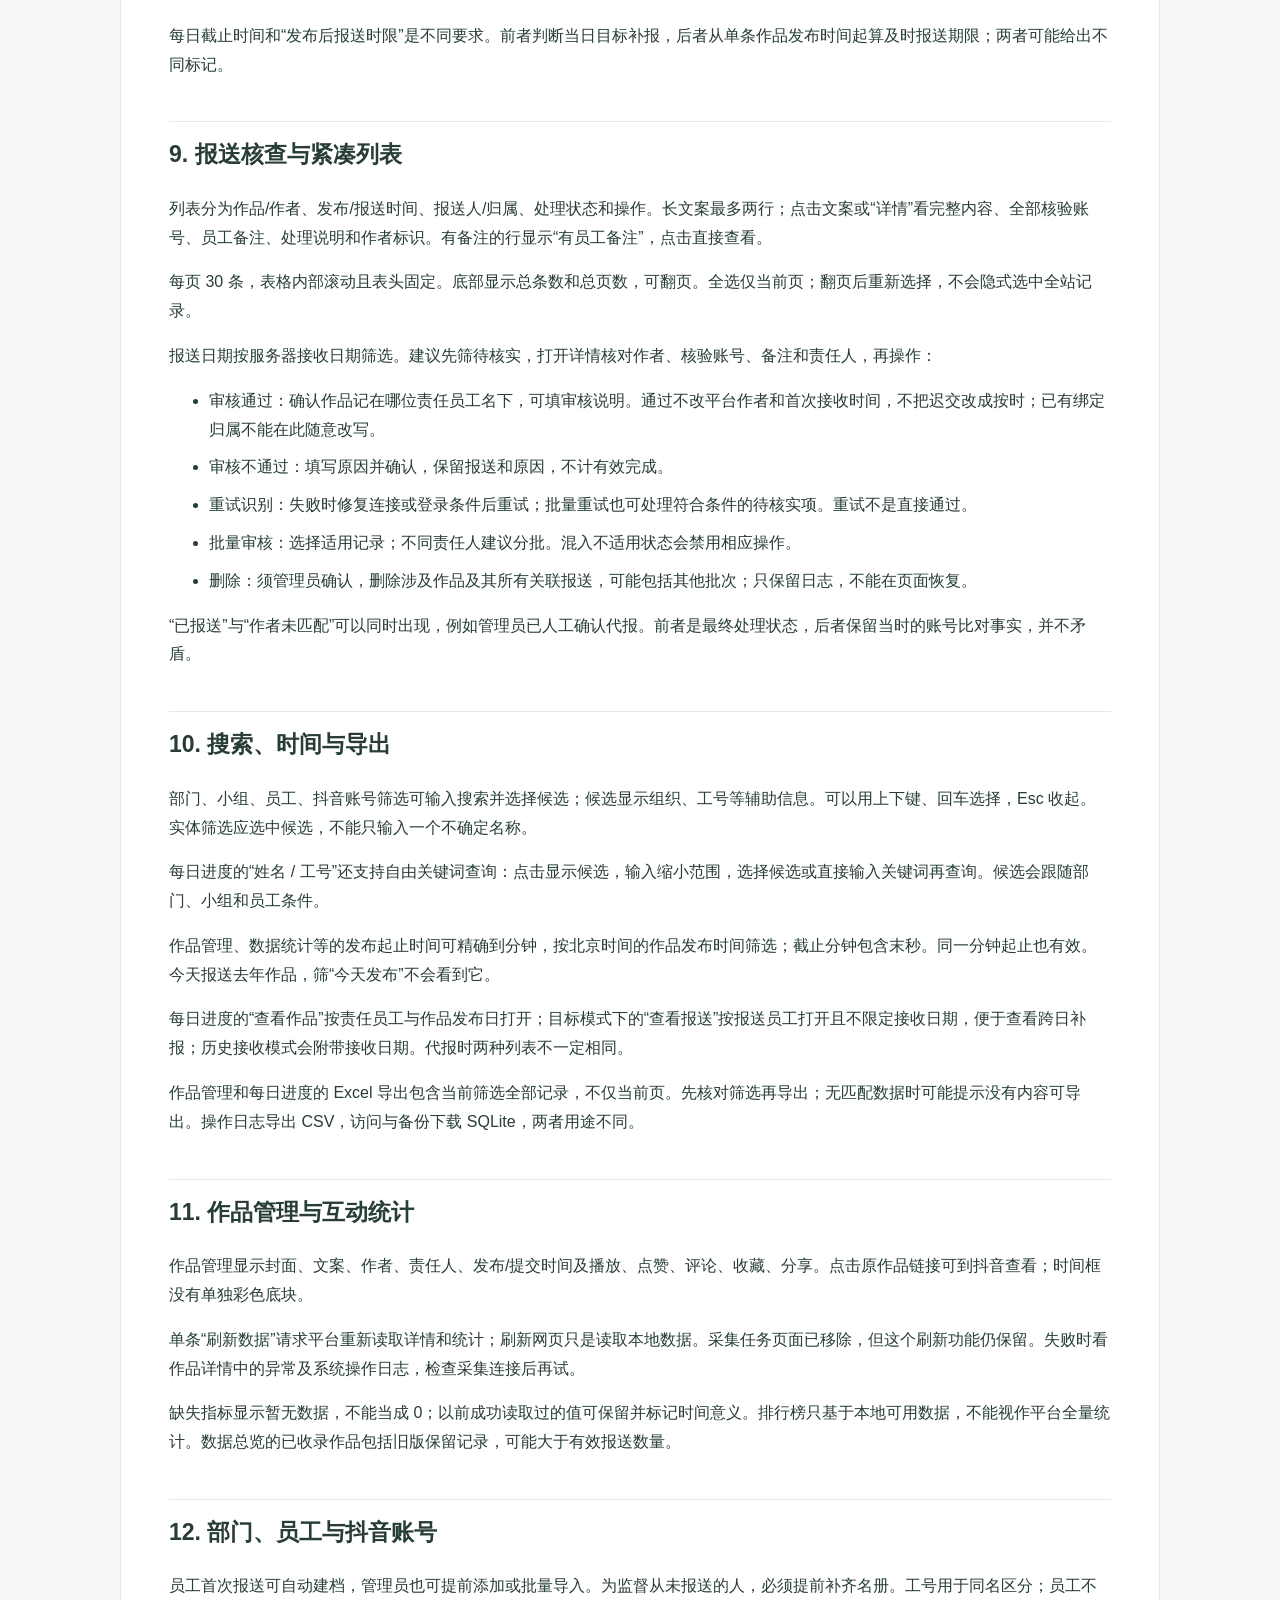
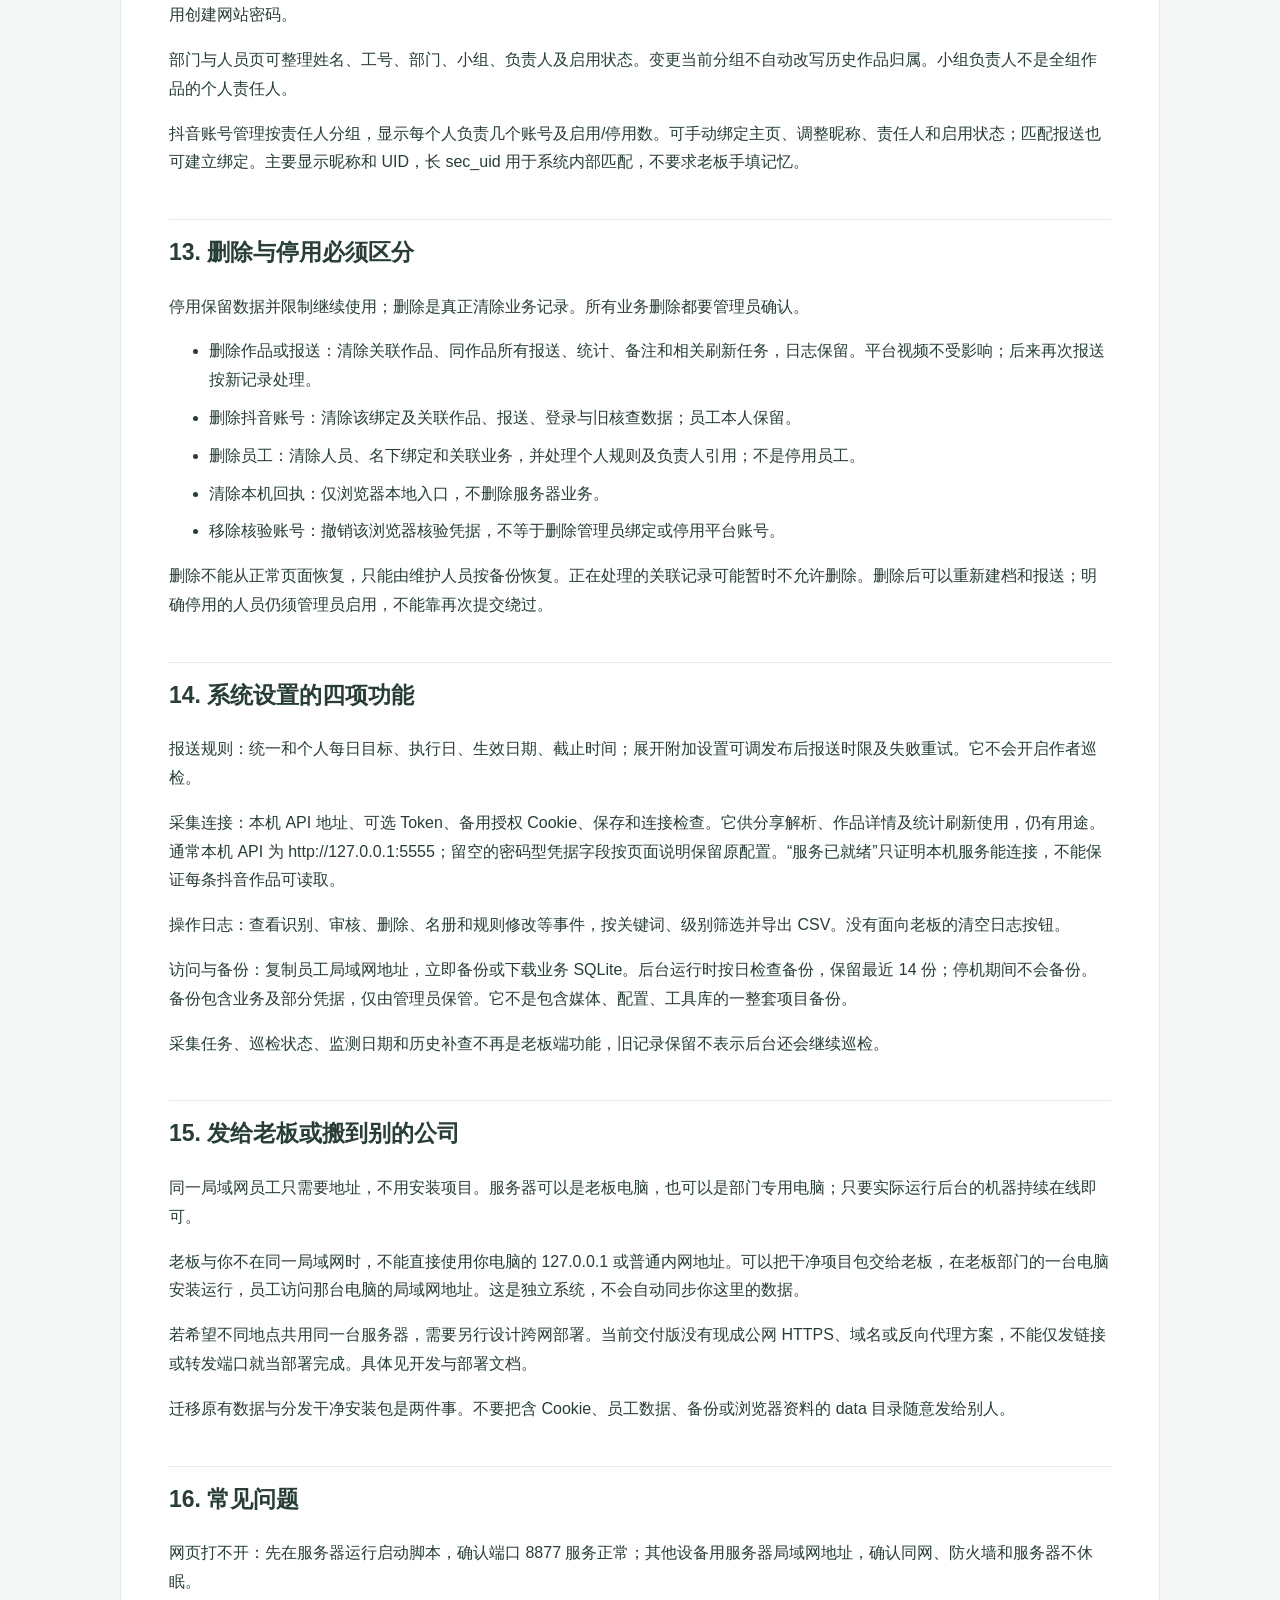
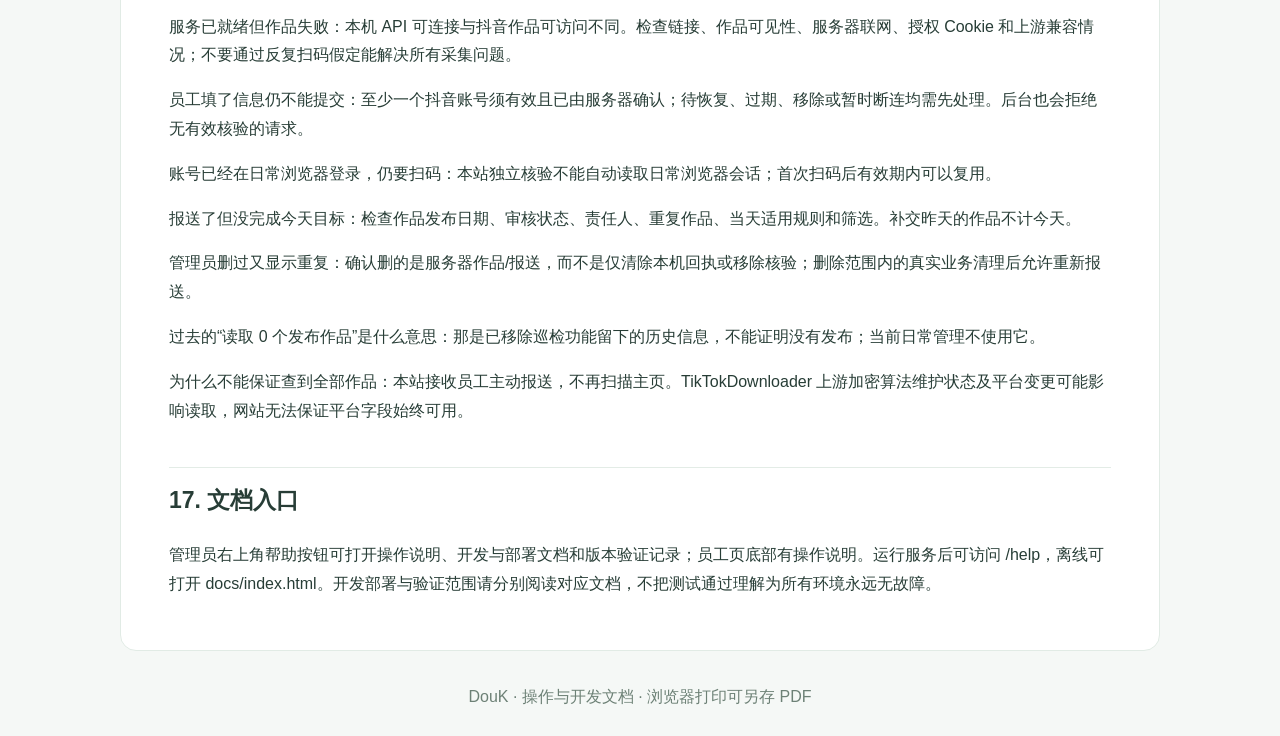
<file: DouK-Web/docs/usage.html>
<!doctype html><html lang="zh-CN"><head><meta charset="utf-8"><meta name="viewport" content="width=device-width,initial-scale=1"><script>if(location.protocol!=="file:"&&location.pathname==="/help"){const b=document.createElement("base");b.href="/help/";document.head.appendChild(b)}</script><title>DouK · 操作说明</title><style>*{box-sizing:border-box}body{margin:0;background:#f5f8f6;color:#273d36;font:16px/1.8 "Microsoft YaHei",sans-serif}header{background:#fff;border-bottom:1px solid #dce8e1;padding:20px 6vw}header b{font-size:26px;color:#19876b}nav{display:flex;gap:20px;flex-wrap:wrap}a{color:#16795e}main{max-width:1040px;margin:32px auto;background:white;padding:36px 48px;border:1px solid #e1ebe5;border-radius:16px}h1{font-size:30px}h2{margin-top:42px;padding-top:12px;border-top:1px solid #e3ece6;font-size:23px}h3{margin-top:28px}pre{background:#edf4ef;border-radius:10px;padding:18px;overflow:auto;white-space:pre-wrap;word-break:break-word}code{font:14px/1.7 Consolas,monospace}li{margin:9px 0}p{overflow-wrap:anywhere}.meta{color:#6d8176;font-size:13px}footer{max-width:1040px;margin:24px auto;color:#6d8176;text-align:center}@media(max-width:650px){main{margin:12px;padding:22px}h1{font-size:25px}}@media print{body{background:white}header{display:none}main{border:0;margin:0;padding:0;max-width:none}h2{break-after:avoid}pre{break-inside:avoid}a{color:inherit}}</style></head><body><header><b>DouK.</b><p class="meta">2026.10.31 · 每日报送目标与强制账号核验版 · 可离线阅读</p><nav><a href="index.html">交付文档</a><a href="usage.html">操作说明</a><a href="developer.html">开发与部署</a><a href="verification.html">版本验证</a></nav></header><main><h1>DouK 网站操作说明</h1>
<p>适用版本：2026-11-02 · 报送进度与回执体验优化版。本文只介绍当前页面；时间均为北京时间。实际每日要求以管理员保存的规则为准，本文中的条数是示例。</p>
<h2>1. 网站用来做什么</h2>
<p>老板通过网站查看员工报送的抖音作品、每日完成数量和未完成情况，处理作者归属异常，并查询作品互动数据。员工无需注册网站账号，但报送前必须核验至少一个有效的抖音账号。</p>
<p>自动巡检已移除，系统不会自动扫描员工抖音主页。员工在平台发布但没有报送的作品，网站不能自动发现。“未完成”表示网站确认的有效作品少于要求，不能直接证明员工没有发布视频。管理员须先建立完整名册，才能看到从未报送的人。</p>
<p>老板端有八个页面：数据总览、数据统计、作品管理、每日报送进度、报送核查、部门与人员、抖音账号管理、系统设置。系统设置仅有报送规则、采集连接、操作日志、访问与备份四项；采集任务入口已移除。</p>
<h2>2. 打开网站与首次交接</h2>
<p>给老板交付时，请先由部署人员完成一次环境安装和局域网配置，再双击项目中的“创建老板桌面入口.cmd”。以后老板每天进入 Windows 桌面，双击“DouK 老板工作台”即可；后台未运行时会尝试启动，失败显示中文提示。项目目录不能随意移动。详见项目根目录的“老板交付说明.md”。</p>
<p>运行项目的电脑称为服务器。服务器开机、进入运行项目的 Windows 用户会话、没有休眠且后台正常运行时，员工才能访问。老板不必一直开着浏览器或保持网站登录；关掉网页不等于停止后台。</p>
<ul>
<li>服务器本机管理员入口：http://127.0.0.1:8877/admin。</li>
<li>服务器本机员工入口：http://127.0.0.1:8877/report。</li>
<li>员工设备使用服务器局域网地址，例如 http://192.168.9.17:8877/report。这个 IP 只是示例，换电脑或网络后要重新确认。</li>
<li>独立采集工具为 http://127.0.0.1:8879，仅服务器本机使用，不在老板工作区内。</li>
</ul>
<p>在服务器的 DouK-Web 文件夹双击“启动工作台.cmd”；想直接打开员工页可双击“打开员工报送.cmd”，它会先检查并启动后台。打开网页失败时，反复刷新浏览器不会自动修复未启动的后台。</p>
<p>首次安装启动后，管理员账号是 <code>admin</code>，初始密码是 <code>123456</code>。当前交接站点也已按此设置。已有管理员不会因重启被重置；如果维护人员后来修改了密码，应使用修改后的密码。界面没有自助找回密码功能，忘记密码请联系维护人员。</p>
<p>第一次交接按以下顺序操作：</p>
<ol>
<li>登录管理员，进入“部门与人员”，补齐所有员工、部门和小组。可手动添加，也可从 Excel 复制名册批量导入。</li>
<li>进入“系统设置 → 报送规则”，保存统一每日条数、执行日、截止时间及生效日期；有特殊要求的人再单独设置。</li>
<li>进入“采集连接”，检查本机服务，并用一条获授权的真实作品验证识别结果。</li>
<li>技术人员配置局域网访问后，在“访问与备份”复制员工地址，并在另一台员工设备上实际打开验证。</li>
<li>告知员工使用一致的部门、小组和姓名，先核验抖音账号，再报送作品。</li>
</ol>
<h2>3. 员工报送的完整步骤</h2>
<ol>
<li>打开员工报送地址，不需要网站用户名或密码。</li>
<li>填写部门、小组、姓名，可使用下方已有信息提示。首次成功接收报送时会自动建档；同一人员应保持填写一致，避免产生重复名册。</li>
<li>同部门、同小组有同名人员时，展开工号选项，填写管理员确认的工号。</li>
<li>点击“添加核验账号”，完成官方抖音扫码核验。看到账号显示“已核验”和有效期后再继续；至少一个有效账号是必填条件。</li>
<li>粘贴抖音作品链接、短链接或完整分享文案。一次最多 20 个作品，建议每行一个；不要用账号主页代替作品链接。</li>
<li>点击“提交报送”，服务器接收链接后生成回执，后台再读取作品详情。不要因尚未识别完成反复提交。</li>
<li>在下方“本浏览器的报送回执”查看结果；需要时点击“刷新结果”。</li>
<li>有代报、账号更名或协作等情况，在作品旁点“补充备注”，说明原因并保存，最多 1000 字。管理员能看到备注。</li>
</ol>
<p>如果已经填好姓名和链接却不能提交，先看账号是否仍在恢复、已过期、被移除或连接中断。未核验、全部过期或全部移除时，页面和后台都会阻止新报送；不是只把“选填”改成文字上的“必填”。</p>
<h2>4. 多个抖音账号与核验复用</h2>
<p>一个人可逐个添加多个账号，不必每次报送切换账号。本浏览器最多保存 100 个核验凭据，每个账号独立有效 7 天；正常刷新、关闭重开和服务器重启后会重新向服务器核实有效性，不会要求每次扫码。使用不会自动延长有效期。</p>
<ul>
<li>作品作者匹配任意一个有效核验账号，且人员、绑定和归属状态允许时，自动登记为已报送。</li>
<li>已有有效核验，但作者全部不匹配：接收报送后进入管理员核实，可以补充备注。</li>
<li>没有任何有效核验：不能提交新报送。</li>
<li>某个账号到期或移除：其余有效账号仍可用。</li>
<li>同账号重新核验：更新对应核验，不清空其他账号。</li>
<li>“取消本次扫码”只取消正在进行的扫码；“移除”需确认，只撤销该核验，不删除平台账号或历史报送。</li>
</ul>
<p>比对依据是平台稳定标识 sec_uid，不是昵称。昵称相同不代表同一账号。名称暂未读取到时，系统可使用同一账号的历史已保存名称，并提示来源；仍未知时显示昵称未获取。MS4wLj 开头的是平台标识，不是人的姓名。</p>
<p>本站使用独立登录窗口，不能直接读取员工平时 Chrome 或 Edge 中已经登录的抖音账号。因此首次仍可能需要本人扫码。员工核验用于身份比对，不等同于为后台保存采集 Cookie。</p>
<p>同一浏览器、同一网站地址共享核验列表。多人共用电脑换人前应移除原核验；换电脑、浏览器、网址或清理网站数据不会自动同步。账号匹配不能证明视频原创，也不能严格证明填写姓名的人就是实际操作人。</p>
<h2>5. 回执与处理状态</h2>
<p>本浏览器自动显示最近 5 批回执，不是全公司台账。其他员工电脑不会自动看到；同一浏览器共用者可以看到本机回执。</p>
<ul>
<li>等待识别：链接已经保存，等待后台处理。</li>
<li>正在识别：后台正在读取，不必重复提交。</li>
<li>自动核验通过：作品作者匹配本次有效核验账号，并已形成有效报送记录。</li>
<li>人工确认通过：管理员已核实归属并通过；原始作者不匹配结果仍保留，不会被改成“作者匹配”。历史来源无法区分的记录仍显示“已报送”。</li>
<li>待管理员核实：作者未匹配、账号归属或状态需要确认；旧版本未核验的历史报送也可能保留在此状态。</li>
<li>处理失败：当前无法识别；链接和首次接收时间仍保留，可在管理员端处理。</li>
<li>已报送过：作品 ID 已有有效报送，不再增加数量，可能是另一批次已经报送。</li>
<li>未通过核实：管理员不接受本次归属，查看说明后联系管理员。</li>
</ul>
<p>“清除本机回执”只清除本浏览器入口，不删除管理员台账；仅填姓名不能自动找回所有历史回执。管理员实际删除作品后，旧回执刷新时可能被清理，提示“后台不存在”不影响继续报送；重新报送会按新记录处理。</p>
<p>页面打开时自动读取一次回执；等待识别、正在识别时约每 4 秒更新，待核实或处理失败时约每 30 秒更新。切到后台时暂停，回到页面时重新读取，避免一直显示旧审核结果。全部处理完后停止定时刷新，仍可手动点“刷新回执”。“最近更新”是回执读取成功的时间，不是作品发布时间。更新会保留尚未保存的备注和光标；提交备注前请确认内容。</p>
<h2>6. 老板每天的操作顺序</h2>
<ol>
<li>在“数据总览”看今天的未完成、已完成和无需报送人数。“其中待处理”包含在未完成人数中，不能再相加。</li>
<li>点人数进入“每日报送进度”，查看员工的要求、有效完成、差额和待处理数量。</li>
<li>先处理“报送核查”的待核实与失败记录，防止作品已报送但尚未确认造成差额。</li>
<li>对请假或无报送安排的人记录当日“无需报送”及原因；这不会删除已有作品。</li>
<li>在作品管理查看原作品、统计或导出；在数据统计查看员工、小组的互动表现。</li>
</ol>
<p>总览的报送待办覆盖全部日期，不受下面作品日期筛选影响。今日完成数、全部待审核数、历史作品总数不是同一个统计范围，数值不同通常不代表出错。</p>
<h2>7. 每日条数怎样计算</h2>
<p>启用每日规则后，有效完成按作品在抖音的发布日期计算，且须已识别、已确认归属并有有效报送。作品 ID 去重，一个作品重复提交不加条数；同一员工多个账号的作品合计。代报经确认后计入作品责任员工，不一定计入粘贴链接的人。</p>
<p>例如要求 3 条，今天发布的作品有 2 条已通过、1 条待核实：显示完成 2/3、还差 1 条、待处理 1 条。第三条通过后变为 3/3。待核实、识别失败、等待识别、未通过不算有效完成；发布时间未知只提示待识别。异常的未来发布时间不会提前计入完成。</p>
<p>补交昨天发布的作品仍归昨天，不抵今天条数。每日截止时间包含该分钟全部秒，例如 18:00 截止包含 18:00:59。截止前不足显示进行中，截止后不足显示未达标。补报可补足原日期的完成数，但保留补报标记；管理员晚审核不会改变首次接收时间。</p>
<p>“未完成”涵盖所有有效完成数量不足的人员，包括有待处理报送的人。进度页默认查看全部未完成；可选择“未完成 · 有待处理”先处理异常，也可选择“未完成 · 无待处理”跟进差额。“其中待处理”是子集，不要把它与未完成再次相加。已驳回的作品不算有效完成，也不再列为待处理。达到要求的人归为已完成，即使还有额外待处理作品，仍应在报送核查查看这些额外记录。</p>
<p>常用日期、部门、姓名/工号、状态直接显示；“更多筛选”里选择小组和具体员工。选择条件后点击“查询”；“重置”返回今天的全部未完成。导出 Excel 使用当前筛选条件。统计规则和名册说明收在人员表下方“如何计算完成情况？”中。</p>
<p>核对范围为所选日结束前已建档、当前启用且未删除的员工。管理员不计入；未绑定账号的在册员工也在范围内。历史日期使用当前组织和启用状态，不是不可变考勤快照。删除有效作品会减少相应日期完成数。</p>
<p>尚未有生效每日规则的日期，页面显示“历史接收记录”，按该日收到的报送统计，不代表该日发布量。不要把旧口径和启用后的有效作品目标混比。</p>
<h2>8. 统一要求、个人要求与临时安排</h2>
<p>在“系统设置 → 报送规则”设置统一条数、每日截止时间、每周执行日和生效日期并保存。条数允许 0–1000，0 表示无需报送。实际规则以页面为准；安装程序不会替老板决定每天几条。</p>
<p>个人长期不同，在每日进度、部门与人员或报送规则中点击个人要求，选从生效日起执行并保存条数。个人常规要求覆盖条数，执行日和截止时间沿用统一规则。多人要求相同可批量选择员工保存。</p>
<p>临时只改一天，选“仅调整指定一天”，填日期、条数及原因。单日可覆盖平时休息日安排；次日按常规规则。恢复继承时选择对应层级并取消此层设置：取消单日后回到个人常规，取消个人常规后回到统一要求。</p>
<p>优先级为：当日“无需报送”记录、个人单日调整、个人常规要求、统一要求。若已有免报记录，即使修改个人条数，当天仍免报；需要恢复时先取消免报。</p>
<p>规则按生效日期保存版本，未来生效设置不会立即改变今天。选择过去日期会影响那天起按规则重新计算的结果；请查看变更记录确认范围。员工报送页不展示统一要求或个人目标，老板端管理这些规则。</p>
<p>每日截止时间和“发布后报送时限”是不同要求。前者判断当日目标补报，后者从单条作品发布时间起算及时报送期限；两者可能给出不同标记。</p>
<h2>9. 报送核查与紧凑列表</h2>
<p>列表分为作品/作者、发布/报送时间、报送人/归属、处理状态和操作。长文案最多两行；点击文案或“详情”看完整内容、全部核验账号、员工备注、处理说明和作者标识。有备注的行显示“有员工备注”，点击直接查看。</p>
<p>每页 30 条，表格内部滚动且表头固定。底部显示总条数和总页数，可翻页。全选仅当前页；翻页后重新选择，不会隐式选中全站记录。</p>
<p>报送日期按服务器接收日期筛选。建议先筛待核实，打开详情核对作者、核验账号、备注和责任人，再操作：</p>
<ul>
<li>审核通过：确认作品记在哪位责任员工名下，可填审核说明。通过不改平台作者和首次接收时间，不把迟交改成按时；已有绑定归属不能在此随意改写。</li>
<li>审核不通过：填写原因并确认，保留报送和原因，不计有效完成。</li>
<li>重试识别：失败时修复连接或登录条件后重试；批量重试也可处理符合条件的待核实项。重试不是直接通过。</li>
<li>批量审核：选择适用记录；不同责任人建议分批。混入不适用状态会禁用相应操作。</li>
<li>删除：须管理员确认，删除涉及作品及其所有关联报送，可能包括其他批次；只保留日志，不能在页面恢复。</li>
</ul>
<p>“已报送”与“作者未匹配”可以同时出现，例如管理员已人工确认代报。前者是最终处理状态，后者保留当时的账号比对事实，并不矛盾。</p>
<h2>10. 搜索、时间与导出</h2>
<p>部门、小组、员工、抖音账号筛选可输入搜索并选择候选；候选显示组织、工号等辅助信息。可以用上下键、回车选择，Esc 收起。实体筛选应选中候选，不能只输入一个不确定名称。</p>
<p>每日进度的“姓名 / 工号”还支持自由关键词查询：点击显示候选，输入缩小范围，选择候选或直接输入关键词再查询。候选会跟随部门、小组和员工条件。</p>
<p>作品管理、数据统计等的发布起止时间可精确到分钟，按北京时间的作品发布时间筛选；截止分钟包含末秒。同一分钟起止也有效。今天报送去年作品，筛“今天发布”不会看到它。</p>
<p>每日进度的“查看作品”按责任员工与作品发布日打开；目标模式下的“查看报送”按报送员工打开且不限定接收日期，便于查看跨日补报；历史接收模式会附带接收日期。代报时两种列表不一定相同。</p>
<p>作品管理和每日进度的 Excel 导出包含当前筛选全部记录，不仅当前页。先核对筛选再导出；无匹配数据时可能提示没有内容可导出。操作日志导出 CSV，访问与备份下载 SQLite，两者用途不同。</p>
<h2>11. 作品管理与互动统计</h2>
<p>作品管理显示封面、文案、作者、责任人、发布/提交时间及播放、点赞、评论、收藏、分享。点击原作品链接可到抖音查看；时间框没有单独彩色底块。</p>
<p>单条“刷新数据”请求平台重新读取详情和统计；刷新网页只是读取本地数据。采集任务页面已移除，但这个刷新功能仍保留。失败时看作品详情中的异常及系统操作日志，检查采集连接后再试。</p>
<p>缺失指标显示暂无数据，不能当成 0；以前成功读取过的值可保留并标记时间意义。排行榜只基于本地可用数据，不能视作平台全量统计。数据总览的已收录作品包括旧版保留记录，可能大于有效报送数量。</p>
<h2>12. 部门、员工与抖音账号</h2>
<p>员工首次报送可自动建档，管理员也可提前添加或批量导入。为监督从未报送的人，必须提前补齐名册。工号用于同名区分；员工不用创建网站密码。</p>
<p>部门与人员页可整理姓名、工号、部门、小组、负责人及启用状态。变更当前分组不自动改写历史作品归属。小组负责人不是全组作品的个人责任人。</p>
<p>抖音账号管理按责任人分组，显示每个人负责几个账号及启用/停用数。可手动绑定主页、调整昵称、责任人和启用状态；匹配报送也可建立绑定。主要显示昵称和 UID，长 sec_uid 用于系统内部匹配，不要求老板手填记忆。</p>
<h2>13. 删除与停用必须区分</h2>
<p>停用保留数据并限制继续使用；删除是真正清除业务记录。所有业务删除都要管理员确认。</p>
<ul>
<li>删除作品或报送：清除关联作品、同作品所有报送、统计、备注和相关刷新任务，日志保留。平台视频不受影响；后来再次报送按新记录处理。</li>
<li>删除抖音账号：清除该绑定及关联作品、报送、登录与旧核查数据；员工本人保留。</li>
<li>删除员工：清除人员、名下绑定和关联业务，并处理个人规则及负责人引用；不是停用员工。</li>
<li>清除本机回执：仅浏览器本地入口，不删除服务器业务。</li>
<li>移除核验账号：撤销该浏览器核验凭据，不等于删除管理员绑定或停用平台账号。</li>
</ul>
<p>删除不能从正常页面恢复，只能由维护人员按备份恢复。正在处理的关联记录可能暂时不允许删除。删除后可以重新建档和报送；明确停用的人员仍须管理员启用，不能靠再次提交绕过。</p>
<h2>14. 系统设置的四项功能</h2>
<p>报送规则：统一和个人每日目标、执行日、生效日期、截止时间；展开附加设置可调发布后报送时限及失败重试。它不会开启作者巡检。</p>
<p>采集连接：本机 API 地址、可选 Token、备用授权 Cookie、保存和连接检查。它供分享解析、作品详情及统计刷新使用，仍有用途。通常本机 API 为 http://127.0.0.1:5555；留空的密码型凭据字段按页面说明保留原配置。“服务已就绪”只证明本机服务能连接，不能保证每条抖音作品可读取。</p>
<p>操作日志：查看识别、审核、删除、名册和规则修改等事件，按关键词、级别筛选并导出 CSV。没有面向老板的清空日志按钮。</p>
<p>访问与备份：复制员工局域网地址，立即备份或下载业务 SQLite。后台运行时按日检查备份，保留最近 14 份；停机期间不会备份。备份包含业务及部分凭据，仅由管理员保管。它不是包含媒体、配置、工具库的一整套项目备份。</p>
<p>采集任务、巡检状态、监测日期和历史补查不再是老板端功能，旧记录保留不表示后台还会继续巡检。</p>
<h2>15. 发给老板或搬到别的公司</h2>
<p>同一局域网员工只需要地址，不用安装项目。服务器可以是老板电脑，也可以是部门专用电脑；只要实际运行后台的机器持续在线即可。</p>
<p>老板与你不在同一局域网时，不能直接使用你电脑的 127.0.0.1 或普通内网地址。可以把干净项目包交给老板，在老板部门的一台电脑安装运行，员工访问那台电脑的局域网地址。这是独立系统，不会自动同步你这里的数据。</p>
<p>若希望不同地点共用同一台服务器，需要另行设计跨网部署。当前交付版没有现成公网 HTTPS、域名或反向代理方案，不能仅发链接或转发端口就当部署完成。具体见开发与部署文档。</p>
<p>迁移原有数据与分发干净安装包是两件事。不要把含 Cookie、员工数据、备份或浏览器资料的 data 目录随意发给别人。</p>
<h2>16. 常见问题</h2>
<p>网页打不开：先在服务器运行启动脚本，确认端口 8877 服务正常；其他设备用服务器局域网地址，确认同网、防火墙和服务器不休眠。</p>
<p>服务已就绪但作品失败：本机 API 可连接与抖音作品可访问不同。检查链接、作品可见性、服务器联网、授权 Cookie 和上游兼容情况；不要通过反复扫码假定能解决所有采集问题。</p>
<p>员工填了信息仍不能提交：至少一个抖音账号须有效且已由服务器确认；待恢复、过期、移除或暂时断连均需先处理。后台也会拒绝无有效核验的请求。</p>
<p>账号已经在日常浏览器登录，仍要扫码：本站独立核验不能自动读取日常浏览器会话；首次扫码后有效期内可以复用。</p>
<p>报送了但没完成今天目标：检查作品发布日期、审核状态、责任人、重复作品、当天适用规则和筛选。补交昨天的作品不计今天。</p>
<p>管理员删过又显示重复：确认删的是服务器作品/报送，而不是仅清除本机回执或移除核验；删除范围内的真实业务清理后允许重新报送。</p>
<p>过去的“读取 0 个发布作品”是什么意思：那是已移除巡检功能留下的历史信息，不能证明没有发布；当前日常管理不使用它。</p>
<p>为什么不能保证查到全部作品：本站接收员工主动报送，不再扫描主页。TikTokDownloader 上游加密算法维护状态及平台变更可能影响读取，网站无法保证平台字段始终可用。</p>
<h2>17. 文档入口</h2>
<p>管理员右上角帮助按钮可打开操作说明、开发与部署文档和版本验证记录；员工页底部有操作说明。运行服务后可访问 /help，离线可打开 docs/index.html。开发部署与验证范围请分别阅读对应文档，不把测试通过理解为所有环境永远无故障。</p></main><footer>DouK · 操作与开发文档 · 浏览器打印可另存 PDF</footer></body></html>
</file>
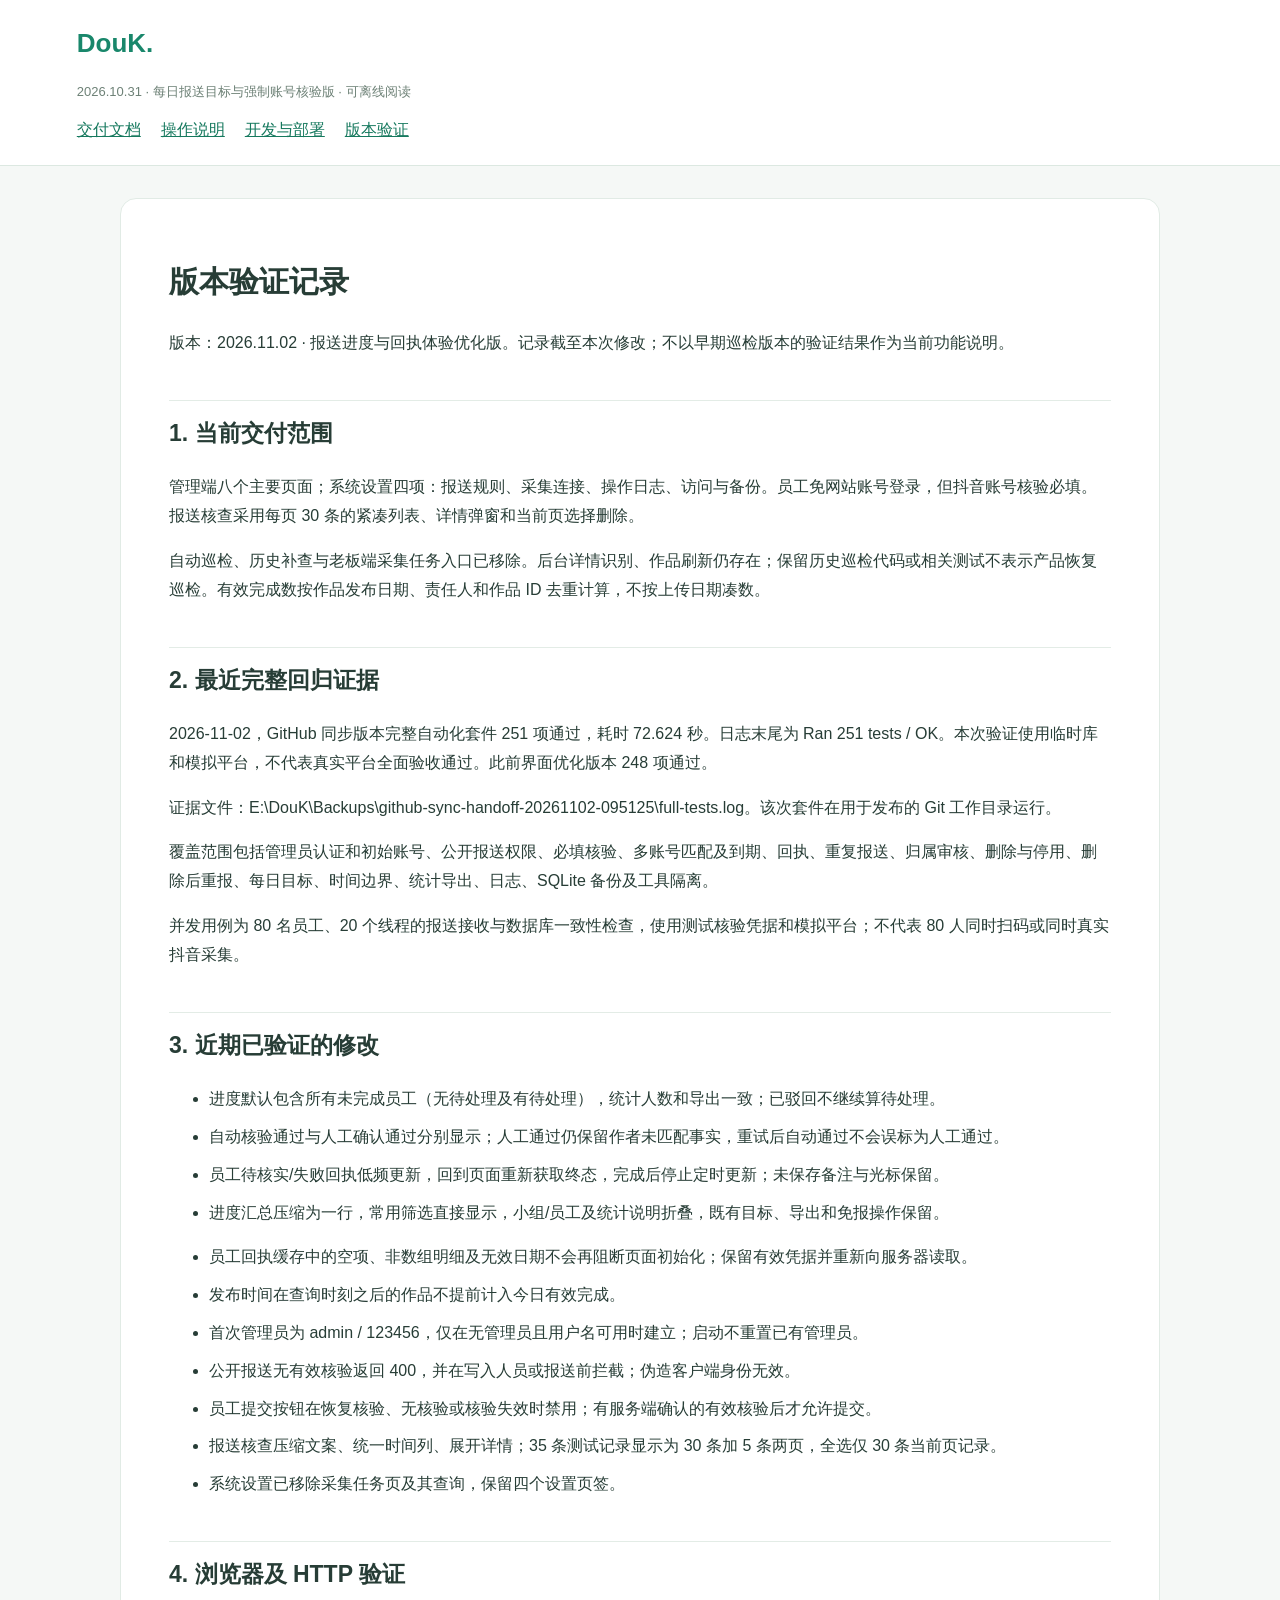
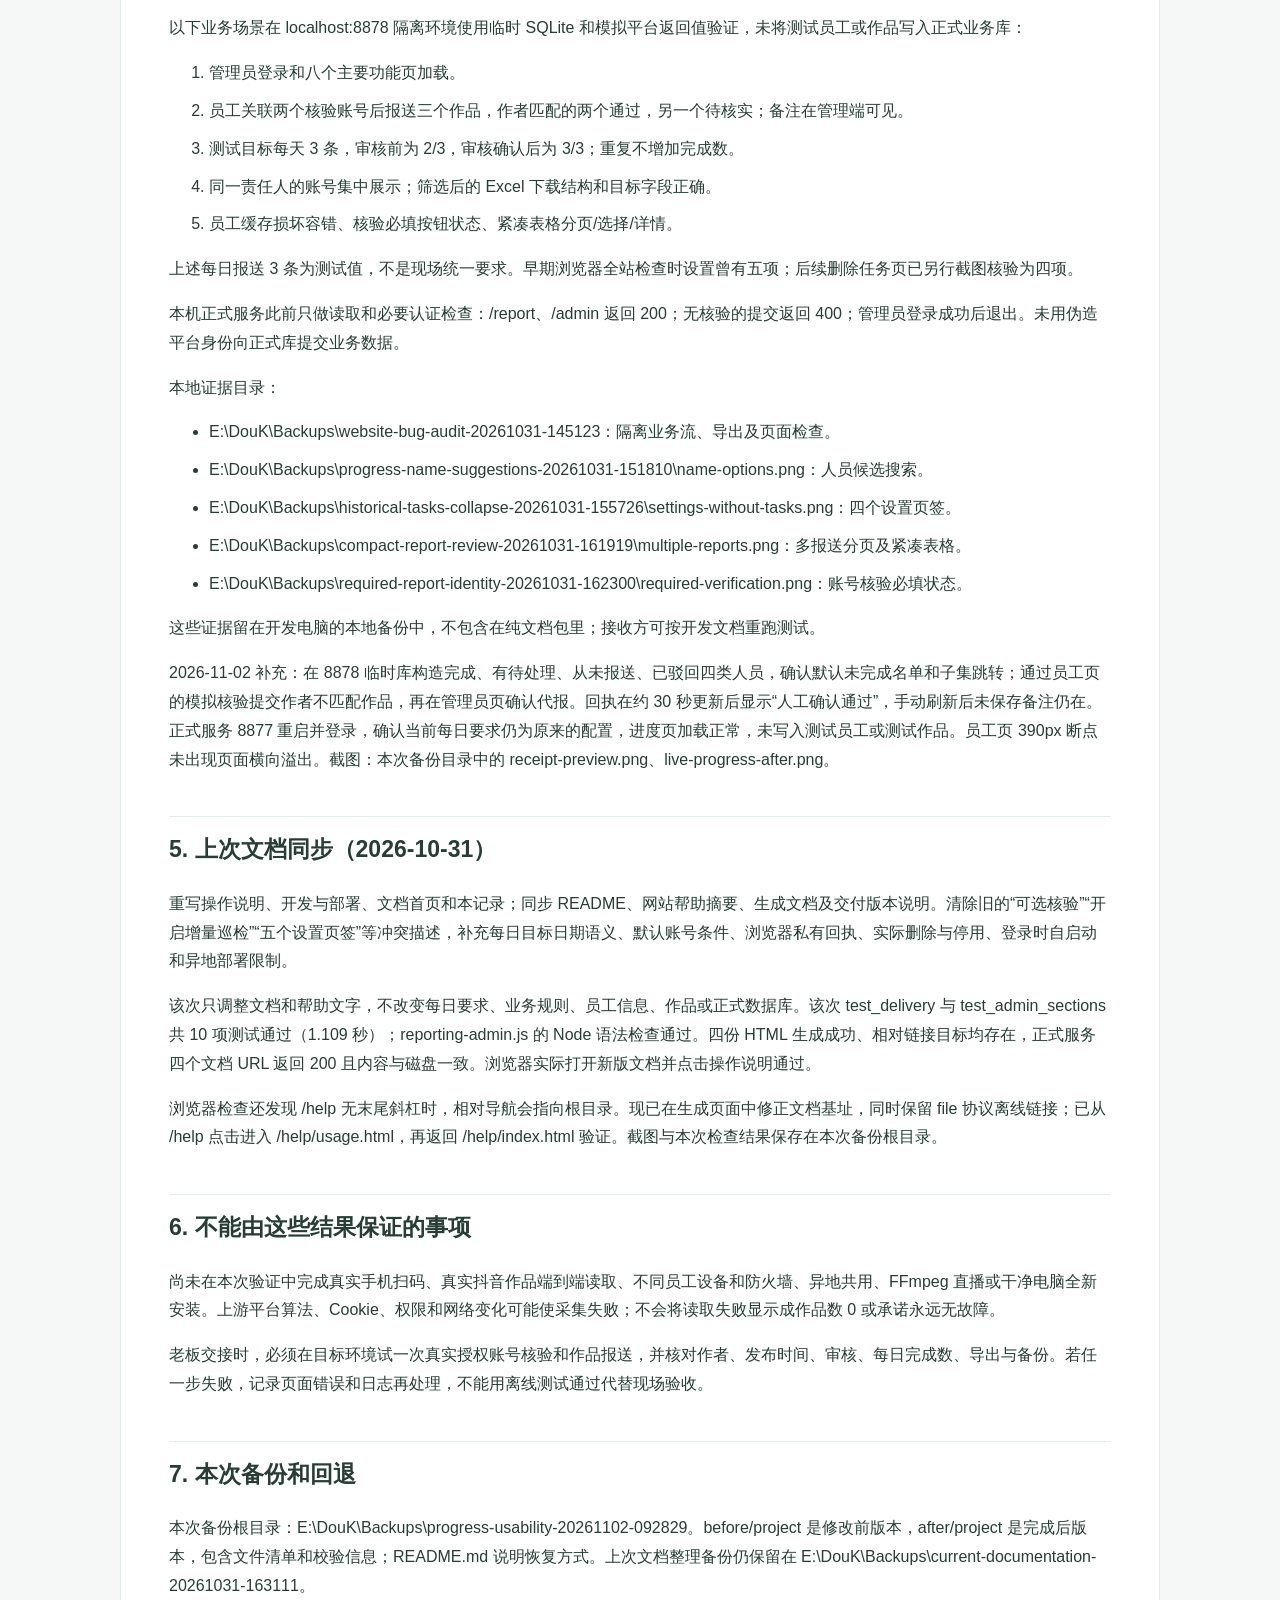
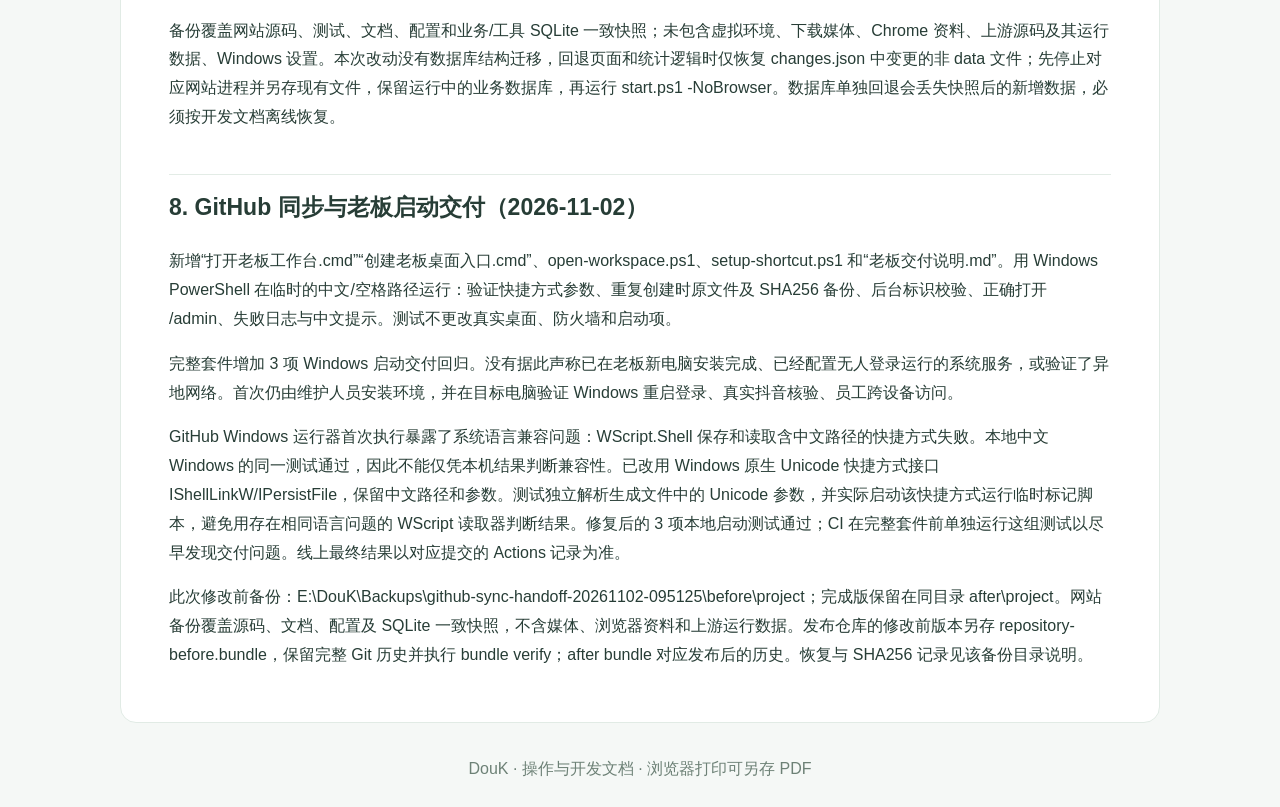
<file: DouK-Web/docs/verification.html>
<!doctype html><html lang="zh-CN"><head><meta charset="utf-8"><meta name="viewport" content="width=device-width,initial-scale=1"><script>if(location.protocol!=="file:"&&location.pathname==="/help"){const b=document.createElement("base");b.href="/help/";document.head.appendChild(b)}</script><title>DouK · 版本验证</title><style>*{box-sizing:border-box}body{margin:0;background:#f5f8f6;color:#273d36;font:16px/1.8 "Microsoft YaHei",sans-serif}header{background:#fff;border-bottom:1px solid #dce8e1;padding:20px 6vw}header b{font-size:26px;color:#19876b}nav{display:flex;gap:20px;flex-wrap:wrap}a{color:#16795e}main{max-width:1040px;margin:32px auto;background:white;padding:36px 48px;border:1px solid #e1ebe5;border-radius:16px}h1{font-size:30px}h2{margin-top:42px;padding-top:12px;border-top:1px solid #e3ece6;font-size:23px}h3{margin-top:28px}pre{background:#edf4ef;border-radius:10px;padding:18px;overflow:auto;white-space:pre-wrap;word-break:break-word}code{font:14px/1.7 Consolas,monospace}li{margin:9px 0}p{overflow-wrap:anywhere}.meta{color:#6d8176;font-size:13px}footer{max-width:1040px;margin:24px auto;color:#6d8176;text-align:center}@media(max-width:650px){main{margin:12px;padding:22px}h1{font-size:25px}}@media print{body{background:white}header{display:none}main{border:0;margin:0;padding:0;max-width:none}h2{break-after:avoid}pre{break-inside:avoid}a{color:inherit}}</style></head><body><header><b>DouK.</b><p class="meta">2026.10.31 · 每日报送目标与强制账号核验版 · 可离线阅读</p><nav><a href="index.html">交付文档</a><a href="usage.html">操作说明</a><a href="developer.html">开发与部署</a><a href="verification.html">版本验证</a></nav></header><main><h1>版本验证记录</h1>
<p>版本：2026.11.02 · 报送进度与回执体验优化版。记录截至本次修改；不以早期巡检版本的验证结果作为当前功能说明。</p>
<h2>1. 当前交付范围</h2>
<p>管理端八个主要页面；系统设置四项：报送规则、采集连接、操作日志、访问与备份。员工免网站账号登录，但抖音账号核验必填。报送核查采用每页 30 条的紧凑列表、详情弹窗和当前页选择删除。</p>
<p>自动巡检、历史补查与老板端采集任务入口已移除。后台详情识别、作品刷新仍存在；保留历史巡检代码或相关测试不表示产品恢复巡检。有效完成数按作品发布日期、责任人和作品 ID 去重计算，不按上传日期凑数。</p>
<h2>2. 最近完整回归证据</h2>
<p>2026-11-02，GitHub 同步版本完整自动化套件 251 项通过，耗时 72.624 秒。日志末尾为 Ran 251 tests / OK。本次验证使用临时库和模拟平台，不代表真实平台全面验收通过。此前界面优化版本 248 项通过。</p>
<p>证据文件：E:\DouK\Backups\github-sync-handoff-20261102-095125\full-tests.log。该次套件在用于发布的 Git 工作目录运行。</p>
<p>覆盖范围包括管理员认证和初始账号、公开报送权限、必填核验、多账号匹配及到期、回执、重复报送、归属审核、删除与停用、删除后重报、每日目标、时间边界、统计导出、日志、SQLite 备份及工具隔离。</p>
<p>并发用例为 80 名员工、20 个线程的报送接收与数据库一致性检查，使用测试核验凭据和模拟平台；不代表 80 人同时扫码或同时真实抖音采集。</p>
<h2>3. 近期已验证的修改</h2>
<ul>
<li>进度默认包含所有未完成员工（无待处理及有待处理），统计人数和导出一致；已驳回不继续算待处理。</li>
<li>自动核验通过与人工确认通过分别显示；人工通过仍保留作者未匹配事实，重试后自动通过不会误标为人工通过。</li>
<li>员工待核实/失败回执低频更新，回到页面重新获取终态，完成后停止定时更新；未保存备注与光标保留。</li>
<li>进度汇总压缩为一行，常用筛选直接显示，小组/员工及统计说明折叠，既有目标、导出和免报操作保留。</li>
</ul>
<ul>
<li>员工回执缓存中的空项、非数组明细及无效日期不会再阻断页面初始化；保留有效凭据并重新向服务器读取。</li>
<li>发布时间在查询时刻之后的作品不提前计入今日有效完成。</li>
<li>首次管理员为 admin / 123456，仅在无管理员且用户名可用时建立；启动不重置已有管理员。</li>
<li>公开报送无有效核验返回 400，并在写入人员或报送前拦截；伪造客户端身份无效。</li>
<li>员工提交按钮在恢复核验、无核验或核验失效时禁用；有服务端确认的有效核验后才允许提交。</li>
<li>报送核查压缩文案、统一时间列、展开详情；35 条测试记录显示为 30 条加 5 条两页，全选仅 30 条当前页记录。</li>
<li>系统设置已移除采集任务页及其查询，保留四个设置页签。</li>
</ul>
<h2>4. 浏览器及 HTTP 验证</h2>
<p>以下业务场景在 localhost:8878 隔离环境使用临时 SQLite 和模拟平台返回值验证，未将测试员工或作品写入正式业务库：</p>
<ol>
<li>管理员登录和八个主要功能页加载。</li>
<li>员工关联两个核验账号后报送三个作品，作者匹配的两个通过，另一个待核实；备注在管理端可见。</li>
<li>测试目标每天 3 条，审核前为 2/3，审核确认后为 3/3；重复不增加完成数。</li>
<li>同一责任人的账号集中展示；筛选后的 Excel 下载结构和目标字段正确。</li>
<li>员工缓存损坏容错、核验必填按钮状态、紧凑表格分页/选择/详情。</li>
</ol>
<p>上述每日报送 3 条为测试值，不是现场统一要求。早期浏览器全站检查时设置曾有五项；后续删除任务页已另行截图核验为四项。</p>
<p>本机正式服务此前只做读取和必要认证检查：/report、/admin 返回 200；无核验的提交返回 400；管理员登录成功后退出。未用伪造平台身份向正式库提交业务数据。</p>
<p>本地证据目录：</p>
<ul>
<li>E:\DouK\Backups\website-bug-audit-20261031-145123：隔离业务流、导出及页面检查。</li>
<li>E:\DouK\Backups\progress-name-suggestions-20261031-151810\name-options.png：人员候选搜索。</li>
<li>E:\DouK\Backups\historical-tasks-collapse-20261031-155726\settings-without-tasks.png：四个设置页签。</li>
<li>E:\DouK\Backups\compact-report-review-20261031-161919\multiple-reports.png：多报送分页及紧凑表格。</li>
<li>E:\DouK\Backups\required-report-identity-20261031-162300\required-verification.png：账号核验必填状态。</li>
</ul>
<p>这些证据留在开发电脑的本地备份中，不包含在纯文档包里；接收方可按开发文档重跑测试。</p>
<p>2026-11-02 补充：在 8878 临时库构造完成、有待处理、从未报送、已驳回四类人员，确认默认未完成名单和子集跳转；通过员工页的模拟核验提交作者不匹配作品，再在管理员页确认代报。回执在约 30 秒更新后显示“人工确认通过”，手动刷新后未保存备注仍在。正式服务 8877 重启并登录，确认当前每日要求仍为原来的配置，进度页加载正常，未写入测试员工或测试作品。员工页 390px 断点未出现页面横向溢出。截图：本次备份目录中的 receipt-preview.png、live-progress-after.png。</p>
<h2>5. 上次文档同步（2026-10-31）</h2>
<p>重写操作说明、开发与部署、文档首页和本记录；同步 README、网站帮助摘要、生成文档及交付版本说明。清除旧的“可选核验”“开启增量巡检”“五个设置页签”等冲突描述，补充每日目标日期语义、默认账号条件、浏览器私有回执、实际删除与停用、登录时自启动和异地部署限制。</p>
<p>该次只调整文档和帮助文字，不改变每日要求、业务规则、员工信息、作品或正式数据库。该次 test_delivery 与 test_admin_sections 共 10 项测试通过（1.109 秒）；reporting-admin.js 的 Node 语法检查通过。四份 HTML 生成成功、相对链接目标均存在，正式服务四个文档 URL 返回 200 且内容与磁盘一致。浏览器实际打开新版文档并点击操作说明通过。</p>
<p>浏览器检查还发现 /help 无末尾斜杠时，相对导航会指向根目录。现已在生成页面中修正文档基址，同时保留 file 协议离线链接；已从 /help 点击进入 /help/usage.html，再返回 /help/index.html 验证。截图与本次检查结果保存在本次备份根目录。</p>
<h2>6. 不能由这些结果保证的事项</h2>
<p>尚未在本次验证中完成真实手机扫码、真实抖音作品端到端读取、不同员工设备和防火墙、异地共用、FFmpeg 直播或干净电脑全新安装。上游平台算法、Cookie、权限和网络变化可能使采集失败；不会将读取失败显示成作品数 0 或承诺永远无故障。</p>
<p>老板交接时，必须在目标环境试一次真实授权账号核验和作品报送，并核对作者、发布时间、审核、每日完成数、导出与备份。若任一步失败，记录页面错误和日志再处理，不能用离线测试通过代替现场验收。</p>
<h2>7. 本次备份和回退</h2>
<p>本次备份根目录：E:\DouK\Backups\progress-usability-20261102-092829。before/project 是修改前版本，after/project 是完成后版本，包含文件清单和校验信息；README.md 说明恢复方式。上次文档整理备份仍保留在 E:\DouK\Backups\current-documentation-20261031-163111。</p>
<p>备份覆盖网站源码、测试、文档、配置和业务/工具 SQLite 一致快照；未包含虚拟环境、下载媒体、Chrome 资料、上游源码及其运行数据、Windows 设置。本次改动没有数据库结构迁移，回退页面和统计逻辑时仅恢复 changes.json 中变更的非 data 文件；先停止对应网站进程并另存现有文件，保留运行中的业务数据库，再运行 start.ps1 -NoBrowser。数据库单独回退会丢失快照后的新增数据，必须按开发文档离线恢复。</p>
<h2>8. GitHub 同步与老板启动交付（2026-11-02）</h2>
<p>新增“打开老板工作台.cmd”“创建老板桌面入口.cmd”、open-workspace.ps1、setup-shortcut.ps1 和“老板交付说明.md”。用 Windows PowerShell 在临时的中文/空格路径运行：验证快捷方式参数、重复创建时原文件及 SHA256 备份、后台标识校验、正确打开 /admin、失败日志与中文提示。测试不更改真实桌面、防火墙和启动项。</p>
<p>完整套件增加 3 项 Windows 启动交付回归。没有据此声称已在老板新电脑安装完成、已经配置无人登录运行的系统服务，或验证了异地网络。首次仍由维护人员安装环境，并在目标电脑验证 Windows 重启登录、真实抖音核验、员工跨设备访问。</p>
<p>GitHub Windows 运行器首次执行暴露了系统语言兼容问题：WScript.Shell 保存和读取含中文路径的快捷方式失败。本地中文 Windows 的同一测试通过，因此不能仅凭本机结果判断兼容性。已改用 Windows 原生 Unicode 快捷方式接口 IShellLinkW/IPersistFile，保留中文路径和参数。测试独立解析生成文件中的 Unicode 参数，并实际启动该快捷方式运行临时标记脚本，避免用存在相同语言问题的 WScript 读取器判断结果。修复后的 3 项本地启动测试通过；CI 在完整套件前单独运行这组测试以尽早发现交付问题。线上最终结果以对应提交的 Actions 记录为准。</p>
<p>此次修改前备份：E:\DouK\Backups\github-sync-handoff-20261102-095125\before\project；完成版保留在同目录 after\project。网站备份覆盖源码、文档、配置及 SQLite 一致快照，不含媒体、浏览器资料和上游运行数据。发布仓库的修改前版本另存 repository-before.bundle，保留完整 Git 历史并执行 bundle verify；after bundle 对应发布后的历史。恢复与 SHA256 记录见该备份目录说明。</p></main><footer>DouK · 操作与开发文档 · 浏览器打印可另存 PDF</footer></body></html>
</file>
